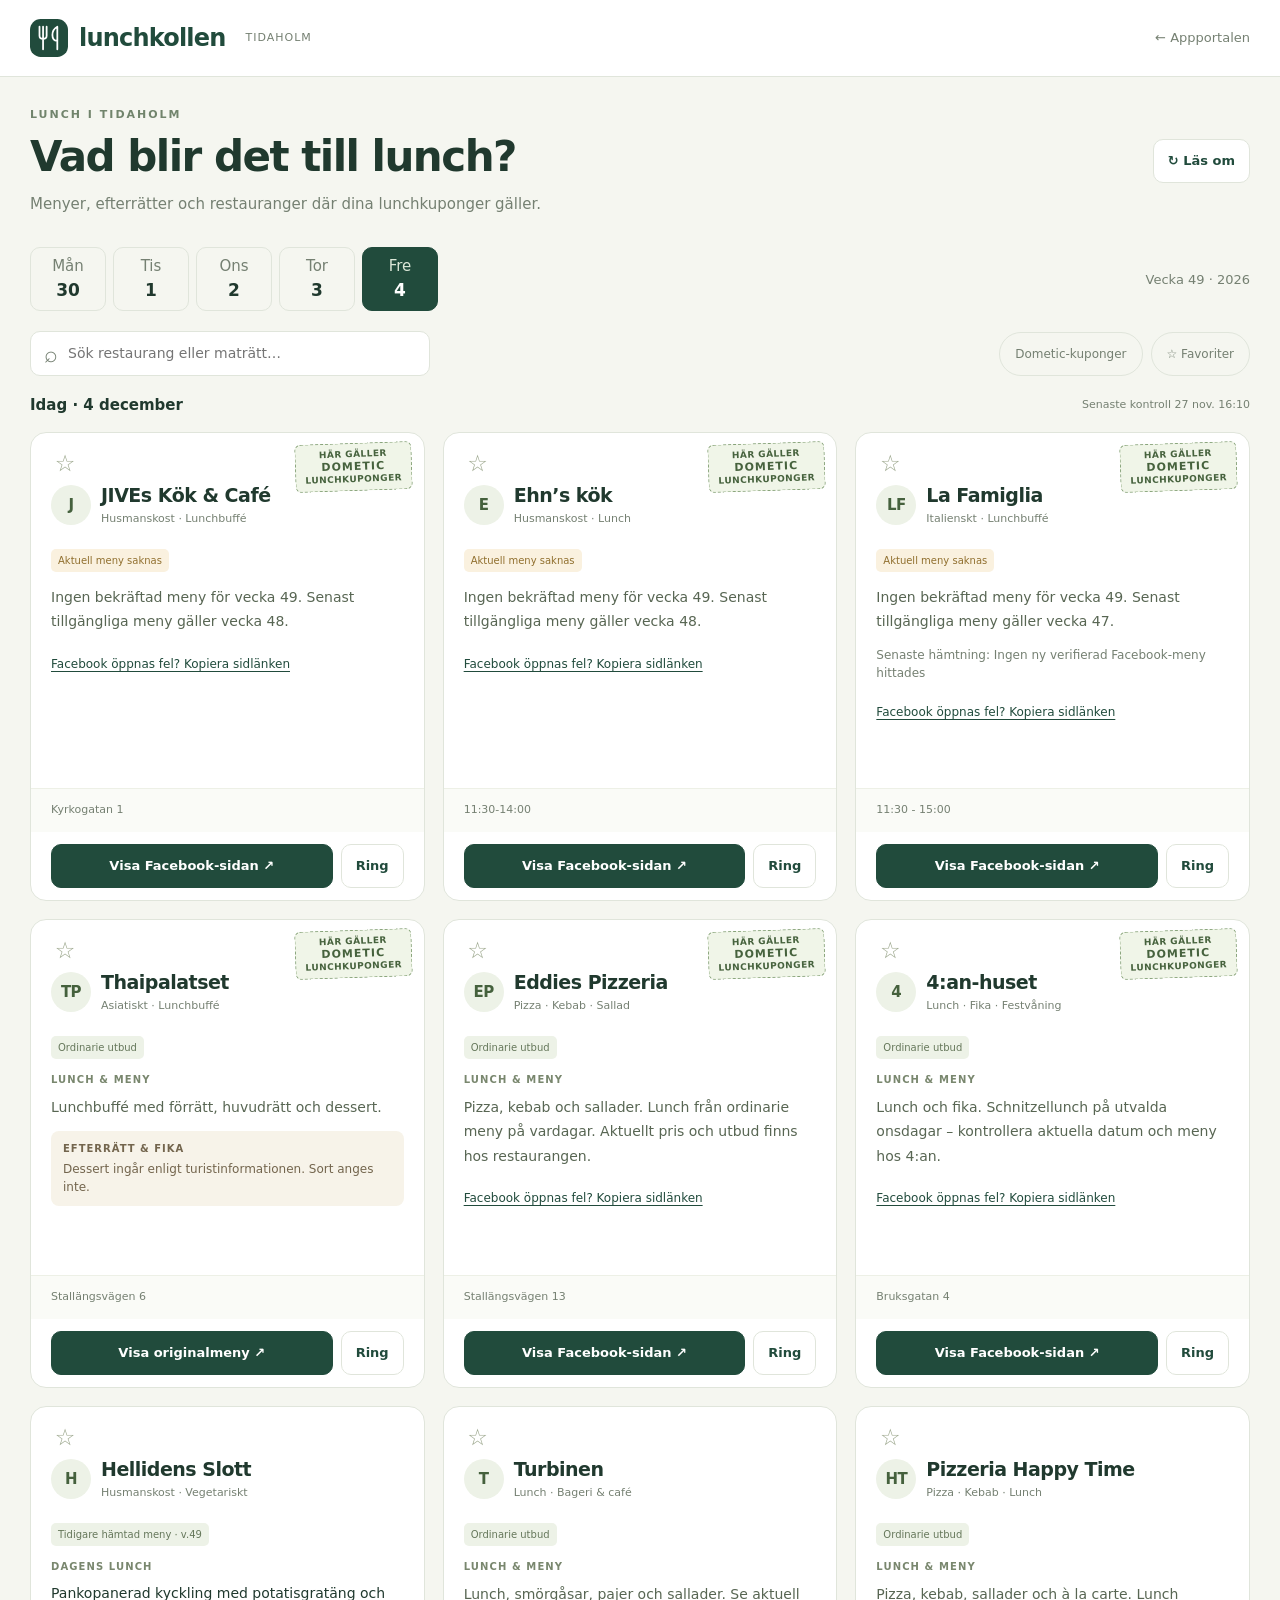
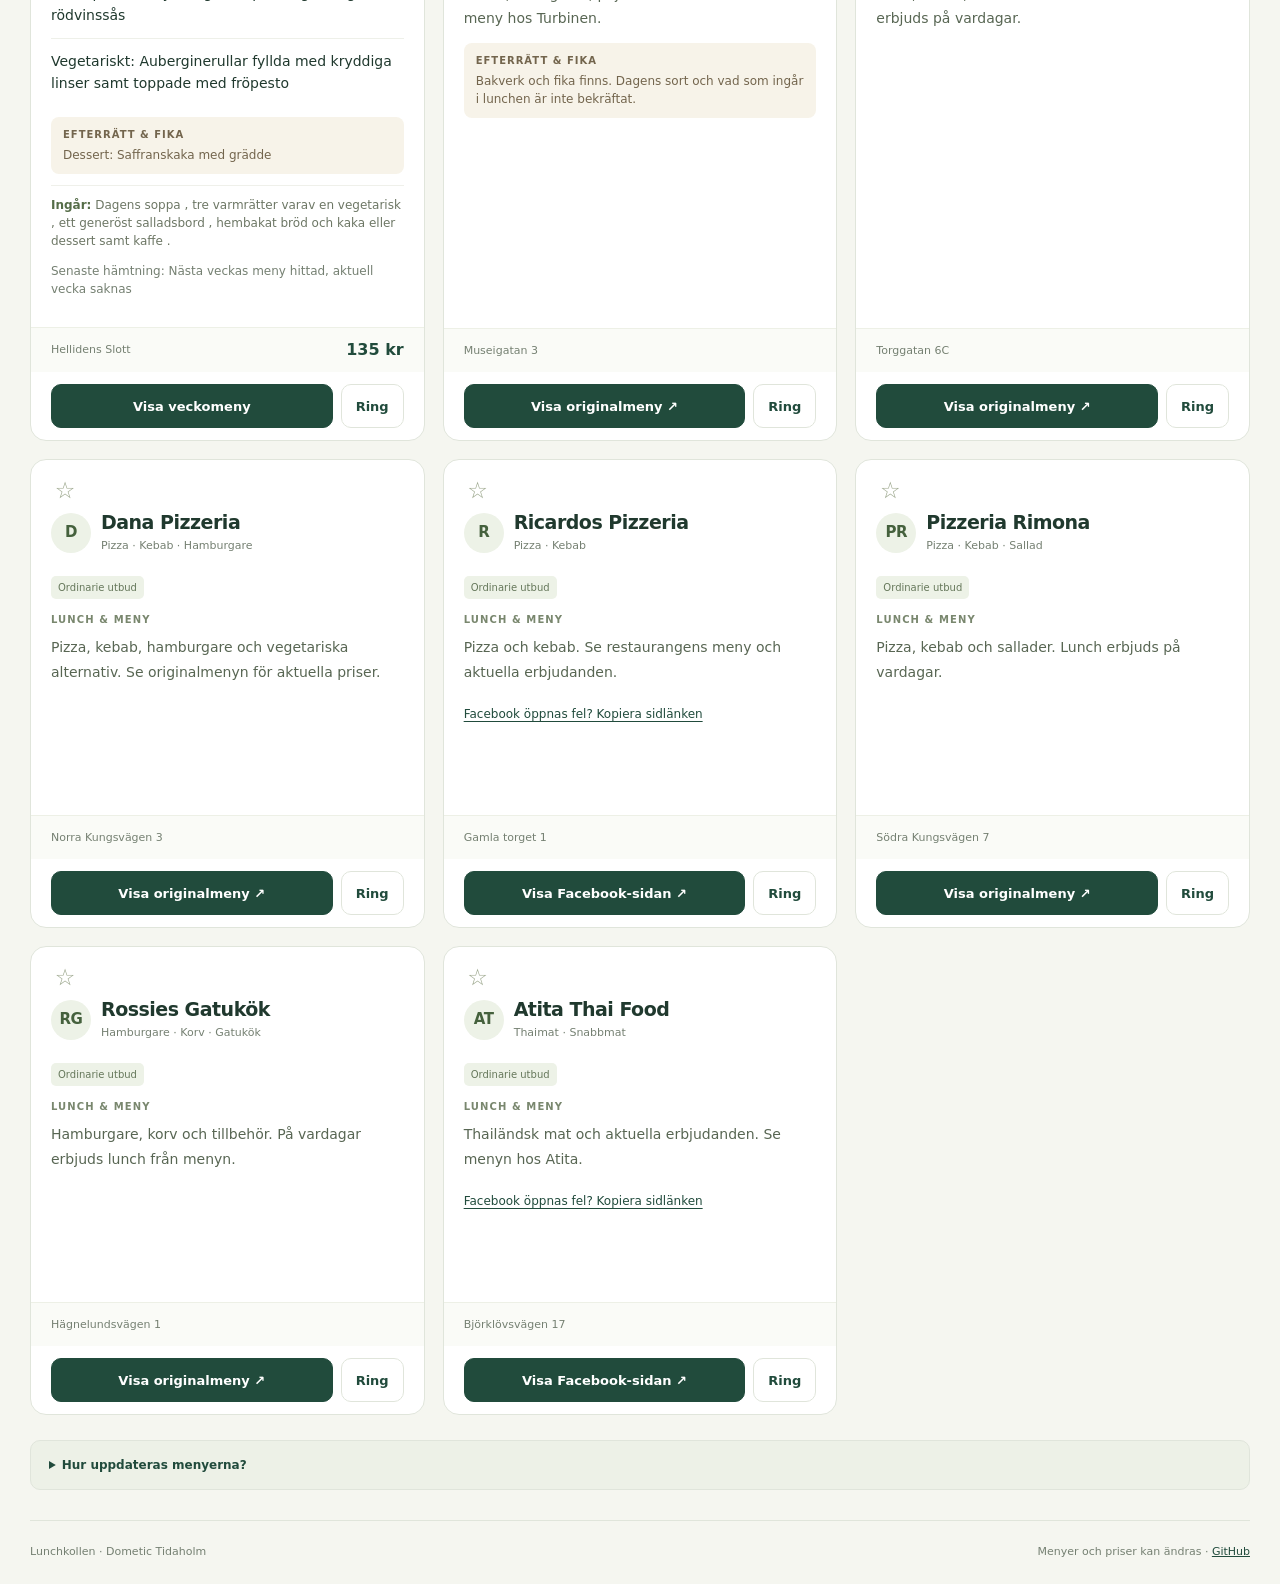
<file: lunchkollen/index.html>
<!doctype html><html lang="sv"><head><meta charset="utf-8"><meta name="viewport" content="width=device-width, initial-scale=1"><meta name="theme-color" content="#214b3c"><meta name="description" content="Dagens lunch i Tidaholm, restauranger med Dometic lunchkuponger och aktuella menyer."><title>Lunchkollen · Tidaholm</title><link rel="icon" href="icon.svg" type="image/svg+xml"><link rel="stylesheet" href="style.css"></head><body>
<header><div class="wrap top"><a class="brand" href="./"><img src="icon.svg" alt="" width="38" height="38">lunchkollen <small>TIDAHOLM</small></a><a class="portal" href="../">← Appportalen</a></div></header>
<main class="wrap"><section class="hero"><div><p class="eyebrow">Lunch i Tidaholm</p><h1>Vad blir det till lunch?</h1><p class="intro">Menyer, efterrätter och restauranger där dina lunchkuponger gäller.</p></div><button class="btn" id="reload">↻ Läs om</button></section>
<div class="daybar"><nav id="days" aria-label="Välj dag"></nav><span id="weeklabel"></span></div><div class="toolbar"><label class="search"><span aria-hidden="true">⌕</span><input id="search" placeholder="Sök restaurang eller maträtt…" aria-label="Sök restaurang eller maträtt"></label><div class="filters"><button class="filter" id="couponFilter" aria-pressed="false">Dometic-kuponger</button><button class="filter" id="favoriteFilter" aria-pressed="false">☆ Favoriter</button></div></div>
<div class="status"><h2 id="heading">Dagens lunch</h2><span id="updated" role="status">Hämtar menyer…</span></div><div class="grid" id="grid" aria-live="polite"><p class="empty">Hämtar restaurangerna…</p></div>
<details class="info"><summary>Hur uppdateras menyerna?</summary><p>En schemalagd hämtning körs i GitHub Actions ungefär varje timme på vardagar under förmiddag och lunch, samt på söndagskvällen. GitHub kan fördröja körningar. Knappen ”Läs om” hämtar den senaste sparade versionen.</p><p>Jives och Hellidens hemsidor läses automatiskt. Facebookinlägg och menybilder hämtas när de är offentligt tillgängliga. Nya Facebookinlägg kan vara svåra att upptäcka och kan behöva en uppdaterad källänk. Då markeras att aktuell meny saknas. Knappen öppnar då restaurangens Facebook-sida (inte förra veckans inlägg). Om Facebook-appen öppnar startsidan kan du kopiera sidlänken och klistra in den i webbläsaren. En gammal vecka visas aldrig som dagens meny.</p><p>Text visas när källan har läsbar text. Menybild visas annars i en förstoringsbar vy. Vi gissar inte maträtter genom osäker bildtolkning.</p><p>Kupongmarkeringarna för de sex första restaurangerna är inlagda enligt Dometics lokala uppgifter. För övriga restauranger är kupongstatus inte angiven. Ordinarie utbud är inte en bekräftelse av dagens öppettider eller lunchpris.</p></details>
<footer><span>Lunchkollen · Dometic Tidaholm</span><span>Menyer och priser kan ändras · <a href="https://github.com/MrMartinPet/Dometic/tree/main/lunchkollen" target="_blank" rel="noopener">GitHub</a></span></footer></main>
<dialog id="dialog"><div class="dialogbar"><h2 id="dialogTitle"></h2><button class="btn" id="close" aria-label="Stäng">✕</button></div><div id="dialogBody"></div></dialog><script src="app.js" defer></script></body></html>
</file>
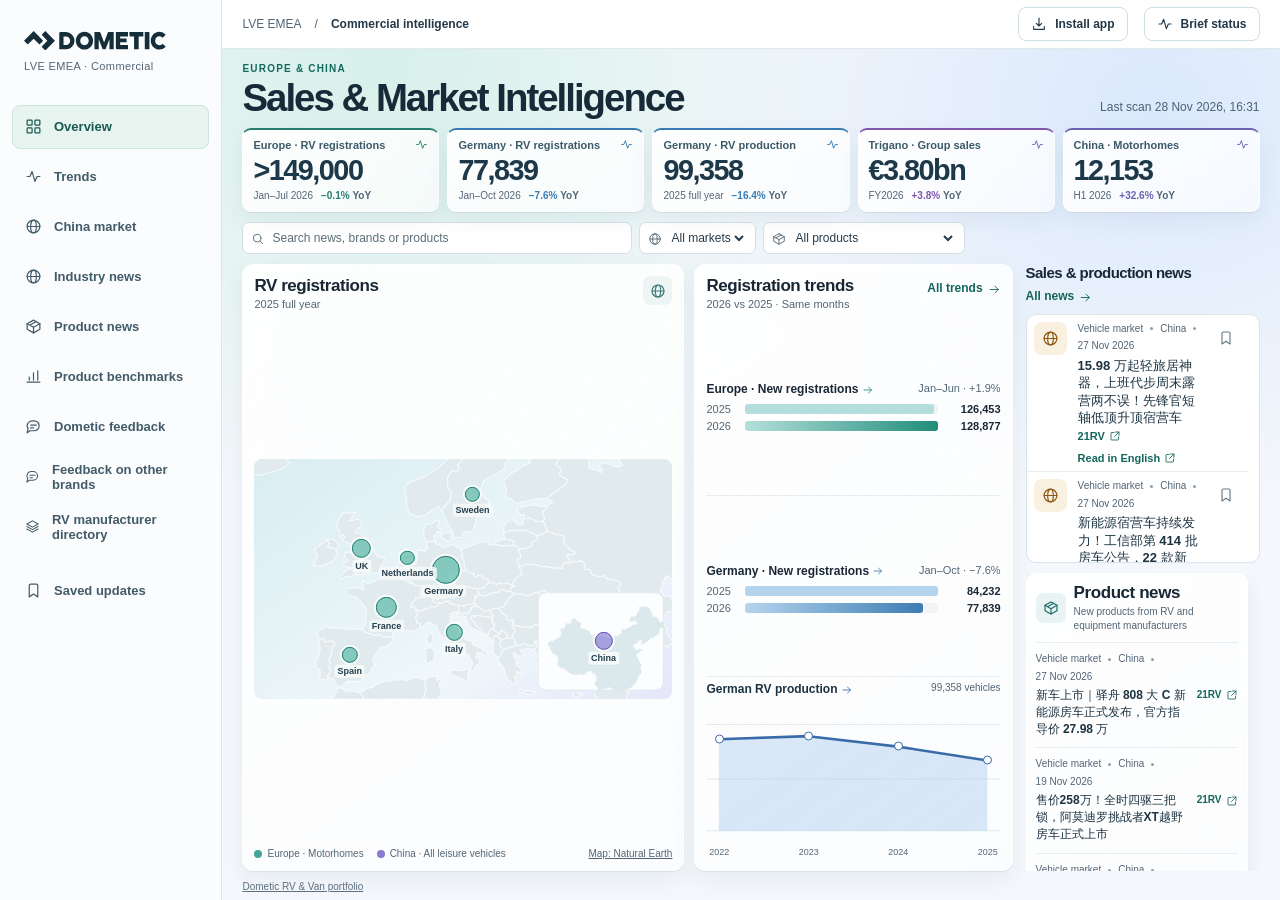
<file: market-intelligence/index.html>
<!doctype html>
<html lang="en">
<head>
  <meta charset="utf-8">
  <meta name="viewport" content="width=device-width, initial-scale=1">
  <meta name="color-scheme" content="light">
  <meta name="theme-color" content="#f4f7f8">
  <title>Dometic | European &amp; China Sales and Market Intelligence Dashboard</title>
  <meta name="description" content="RV and caravan market intelligence for Europe and China.">
  <link rel="manifest" href="./manifest.webmanifest">
  <link rel="icon" href="./app-icon-192.png" type="image/png">
  <link rel="apple-touch-icon" href="./app-icon-192.png">
  <link rel="stylesheet" href="./style.css?v=overview-layout-1">
  <script src="./trend-data.js?v=registration-ytd-1" defer></script>
  <script src="./industry-data.js?v=market-directory-1" defer></script>
  <script src="./app.js?v=overview-layout-1" defer></script>
</head>
<body>
<a href="#main" class="skip">Skip to dashboard</a>
<div class="shell">
  <aside class="sidebar" aria-label="Dashboard navigation">
    <div class="brand"><img src="./dometic-logo.svg" alt="Dometic"><span>LVE EMEA · Commercial</span></div>
    <nav id="side-nav" aria-label="Dashboard sections"></nav>
  </aside>
  <div class="workspace is-overview">
    <header class="topbar">
      <div class="breadcrumbs"><span class="mobile-brand"><img src="./dometic-logo.svg" alt="Dometic"></span><span class="crumb">LVE EMEA</span><span aria-hidden="true">/</span><strong>Commercial intelligence</strong></div>
      <div class="top-actions">
        <button id="install-app" class="secondary" type="button"><span data-icon="install"></span>Install app</button>
        <button id="about" class="secondary" type="button"><span data-icon="activity"></span>Brief status</button>
      </div>
    </header>
    <nav id="mobile-nav" aria-label="Dashboard sections"></nav>
    <main id="main">
      <section class="page-head">
        <div><p class="eyebrow">EUROPE &amp; CHINA</p><h1>Sales &amp; Market Intelligence</h1></div>
        <div id="brief-status" class="brief-status" role="status">Loading latest brief…</div>
      </section>
      <section class="kpis" id="kpis" aria-label="Key market indicators"></section>
      <section class="filters workspace-filters" id="update-filters" aria-label="Filter updates">
        <label class="search"><span data-icon="search"></span><input id="search" type="search" placeholder="Search news, brands or products" aria-label="Search updates"></label>
        <label class="region"><span data-icon="globe"></span><select id="region" aria-label="Filter by market"><option value="">All markets</option></select></label>
        <label class="region family-select"><span data-icon="box"></span><select id="family" aria-label="Filter by product family"><option value="">All products</option></select></label>
        <label id="sentiment-filter" class="region" hidden><span data-icon="message"></span><select id="sentiment" aria-label="Filter by feedback sentiment"><option value="">All feedback</option><option value="Positive">Positive</option><option value="Issue reported">Negative · reported issues</option><option value="Mixed">Mixed</option></select></label>
      </section>
      <section id="market-visuals" class="market-visuals" aria-label="Market overview">
        <section class="overview-panel map-panel" aria-labelledby="map-title">
          <div class="visual-head"><div><h2 id="map-title">RV registrations</h2><p>2025 full year</p></div><span class="visual-icon" data-icon="globe"></span></div>
          <div class="map-stage"><div class="market-map" id="market-map">
            <svg class="map-base" aria-hidden="true" focusable="false" xmlns="http://www.w3.org/2000/svg" width="520" height="298" viewBox="0 0 520 298">
              <desc>Country boundaries from Natural Earth 1:110m, public domain. https://www.naturalearthdata.com/about/terms-of-use/</desc>
              <defs><clipPath id="europe"><rect width="520" height="298" rx="10"/></clipPath></defs>
              <g clip-path="url(#europe)" fill="#e1eaed" stroke="#f8fbfc" stroke-width="1.25" stroke-linejoin="round">
                <path d="M525.1 183.5L521.6 189.1L514.2 190.7L506.6 200.6L513.6 209.6L512.8 216.1L521.2 227.3L521.2 227.3L516.6 231.2L515.3 233.6L511.9 233L506.6 227.2L504.5 226.8L499.7 224.6L497.3 220.7L490.2 218.7L485.6 220.2L484.2 218.4L473.8 213.8L462.6 212.3L456.1 210.7L455.2 211.8L445.4 203.7L436.7 200.1L430.1 194.5L435.6 193L442 185L437.7 181.2L449 177.3L448.8 175.2L441.9 176.8L442.2 172.5L446.1 169.9L453.5 169.2L454.7 166L453 160.7L456.1 155.7L456 152.9L444.8 149.8L440.3 149.9L435.6 145.4L429.7 146.9L420 143.6L420.1 141.7L417.4 137.6L411.3 137.1L410.7 134.1L412.6 132.2L407.7 126.8L399.8 127.7L397.5 127.2L395.5 129.4L392.7 129L392.7 129L390.8 122.9L389 119.7L390.5 118.9L396.6 119.2L399.6 117.1L397.4 114.5L392.2 112.9L392.7 111.1L389.6 109.4L384.8 103.1L386.4 100.6L385.7 96.1L378.2 93.8L374.2 95L373.1 92.6L365.1 90.2L362.6 84.5L361.9 79.9L358.3 77.7L361.5 74.7L359.3 65.8L364.7 60.3L363.6 58.6L363.6 58.6L372.3 53.3L364.2 48.8L364.2 48.8L380.6 36.6L387.7 31.1L390.6 26.2L379.3 19.7L382.4 13.4L375.5 6.3L380.7 -1.8L371.8 -12.7L378.8 -19.9L367.1 -26.3L368.2 -33L374.4 -33.8L387.4 -37.7L387.4 -37.7L395.3 -41L407.9 -35.2L428.8 -33L457.7 -22.2L463.6 -17.6L464.1 -11.3L455.6 -6.2L443.1 -3.7L409 -11L403.4 -9.7L415.8 -2.7L416.3 1.7L416.8 11.4L426.7 14.4L432.6 16.8L433.6 12.2L429 8.1L433.9 4.5L452.4 10.4L458.8 8.1L453.7 1.1L471.5 -8.2L478.6 -7.7L485.7 -4.4L490.2 -10.9L483.8 -16.6L487.5 -22.3L481.9 -28.3L503.3 -25.2L507.7 -19.8L498 -18.7L498 -13.3L504.1 -10.1L515.9 -12.1L517.8 -18.2L533.7 -22.8L560.4 -31L566.2 -30.5L558.7 -24.7L568.2 -23.7L573.6 -27L588 -27.3L599.3 -31.2L608.1 -25.5L616.7 -31.8L608.7 -37.3L612.7 -40.5L635.3 -37.6L645.9 -34.6L673.6 -23.7L678.7 -28.7L671 -33.7L670.7 -35.8L661.5 -36.7L664 -41.2L659.9 -48.7L659.7 -51.7L673.8 -60.4L678.9 -69.1L684.5 -70.9L704.8 -68.4L706.4 -63.1L699.1 -55.4L703.9 -52.3L706.4 -45.6L704.6 -32.5L713.1 -26.7L709.8 -20.3L694.8 -6.8L703.5 -5.3L706.6 -8.8L715 -11.2L717 -16L723.6 -20.5L719.2 -25.9L722.8 -32.2L714.4 -33L712.6 -38.3L718.7 -47.9L708.7 -55.7L722.4 -62.2L720.6 -68.9L724.5 -69.2L728.5 -63.9L725.5 -54.7L733.6 -52.9L730.2 -59.8L743 -63.6L758.8 -64.1L773 -58.6L766.2 -66.6L765.4 -76.7L778.7 -78.7L797.1 -78.2L813.7 -79.5L807.5 -84.5L816.3 -90.8L825.1 -91L840 -95.8L860.2 -97L862.7 -99.7L882.8 -100.5L889.1 -98.4L906.3 -103.5L920.3 -103.3L922.4 -107.4L929.7 -111.5L947.8 -115.4L960.9 -112.3L950.5 -110L967.8 -108.5L969.9 -103.8L976.9 -106.1L999.2 -106L1016.5 -101.3L1022.6 -97.7L1020.7 -92.8L1012.3 -90L992.2 -84.7L986.4 -81.8L995.9 -80.5L1007.2 -78.1L1014.1 -79.9L1018 -73.7L1021.4 -76.2L1033.6 -77.7L1058.1 -76.2L1060 -71.7L1092 -70.3L1092.4 -77.6L1108.7 -75.9L1120.9 -76L1133.2 -70.9L1136.7 -64.8L1132.2 -60.8L1141.8 -53.3L1153.9 -49.4L1161.2 -59.4L1173.5 -55.1L1186.5 -57.7L1201.4 -54.8L1207 -57.4L1219.5 -56.1L1214 -65L1224.1 -69.1L1293.2 -62.9L1299.7 -57.2L1319.7 -49.9L1350.6 -51.7L1365.8 -50.2L1372.2 -46.2L1371.3 -39.2L1380.7 -36.5L1390.9 -38.5L1404.5 -38.7L1418.9 -36.9L1433.4 -37.9L1446.8 -29.4L1456.2 -32.5L1450.1 -38.6L1453.5 -42.8L1477.9 -40.2L1493.8 -40.7L1515.8 -36.2L1526.5 -32L1526.5 6L1526.4 6.1L1516.6 10.3L1506.7 9.6L1513.6 14.7L1518.1 22.5L1521.7 25.1L1522.6 29.1L1520.6 31.6L1506.3 29.5L1485 36.7L1478.2 37.8L1466.4 44.5L1455.3 50.4L1452.5 54.7L1441.6 48.1L1421.7 55.6L1418.2 52.1L1410.8 56.2L1400.6 54.9L1398.1 61.1L1388.9 70.4L1389.2 74.2L1397.9 76.4L1396.9 90.3L1389.8 90.6L1386.5 98.6L1389.7 102.7L1376.3 107.6L1373.7 118.5L1362.3 120.8L1360 130.5L1348.9 139.4L1346.1 132.9L1342.8 118.9L1338.6 97.7L1342.2 84.5L1348.7 78.8L1349.1 74.3L1361 72.2L1374.7 60.1L1387.8 50.3L1401.6 42.7L1407.7 29.2L1398.4 30L1393.8 37.9L1374.4 48.4L1368.2 36.7L1348.4 39.9L1329.3 55.9L1335.6 61.8L1318.5 64.3L1306.7 65.2L1307.2 58.3L1295.3 56.9L1285.9 61.6L1262.5 59.9L1237.3 62.8L1212.5 81.4L1183.2 103.9L1195.3 105.1L1199 111.1L1206.5 113.2L1211.4 108.5L1219.7 109.1L1230.8 119.6L1231.1 127.7L1225.1 137.3L1224.4 148.7L1221 163.9L1209.4 177.8L1206.9 184.4L1196.5 195.5L1186.2 206.5L1181.3 212.1L1171.1 217.8L1166.2 217.9L1161.4 213.2L1151.2 220.2L1150 223.4L1150 223.4L1150 223.4L1150 223.4L1148.9 221.7L1148.9 221.7L1148.8 216.9L1152.8 216.6L1153.9 205.3L1151.8 197.2L1158.4 193.8L1167.7 195.5L1172.8 186.2L1175.5 175.7L1178.4 172.2L1182.5 163.6L1169.8 166.4L1163.2 170.2L1151.6 170.2L1148.5 161.2L1139.4 154.4L1126.1 151.4L1123.2 142L1120.6 136.2L1117.7 132.1L1113 122.4L1106.3 118.9L1094.8 116.1L1084.7 116.3L1075.2 118L1068.9 122.8L1073.1 125.1L1073.1 130.3L1068.9 133.4L1062 143.5L1062.1 147.7L1051.3 153.8L1042.1 150.2L1033 151L1029 147.8L1024.4 146.7L1013.2 153.5L1003.1 155L996.1 157.4L986.4 155.9L979.3 156L974.7 151.1L967.2 146.5L959.5 145.2L949.9 146.5L942.6 148.2L931.8 144.2L930.3 137.1L921.3 134.6L914.4 133.5L905.8 129.5L897.9 139.4L901 145.1L893.5 151.7L882.5 149.3L874.8 149L869.7 144.5L861.7 144.4L855.1 141.4L843.5 145.9L828.9 154.2L820.8 155.8L817.8 156.6L813.7 150.8L803.9 152L800.6 148L795.3 146.1L791.6 140.6L787.4 138.9L776.4 141.3L765.8 135.8L761.8 140.8L744.7 116.6L734.9 109.2L737.7 106.2L718.5 115.2L711.2 115.8L711.8 110.6L702 107.3L694 109.6L691.6 99.7L677.9 97.7L671 101.6L651.9 105.2L648.1 107.5L619.5 110.8L616 114.1L621.5 120.6L614.2 123.1L615.6 125.7L608.3 130.4L620.6 136.9L618.7 141.5L608 141.1L605.8 143.9L596 138.9L583.9 139.1L575.7 143.2L566.7 139.3L549.8 132.7L537.9 132.9L522.1 143.3L521.1 150.3L513.3 144.8L507.1 155.3L509.4 157.2L505 164.4L511.5 170.9L517.1 170.6L522 177L521.2 181.9L525.1 183.5ZM323.4 107.8L309.3 107.9L299.9 106.8L301.6 102.6L312.2 99.5L320.2 101.2L323.6 102.7L322.8 105.3L323.4 107.8ZM405.3 187.6L407.3 185.2L412.7 187.3L415.2 187.6L416.2 189.5L417.3 189.8L417.4 190.6L421.2 192.9L429 192.4L427.5 195.8L419.1 197.4L408.7 202.9L404.4 201L406.1 196.5L397.8 193.7L399.1 191.9L406.4 188.7L405.3 187.6Z"/>
                <path d="M387.4 -37.7L374.4 -33.8L368.2 -33L371.5 -39.7L361.7 -43.5L349.8 -40.2L346 -33.2L338.7 -29L330.5 -31.3L320.5 -30.8L312 -35.9L307.4 -33.4L302.7 -33L301.6 -26.7L287.2 -28.2L285.1 -22.9L277.8 -22.9L272.7 -16.1L265.1 -5.6L253.2 7.9L256 11.1L253.3 14.9L245.7 14.8L240.8 23.7L241.2 36.4L246.1 41.2L243.6 52.5L237.2 59L233.9 64.5L228.7 58.7L213.6 69.7L203.4 71.9L192.8 67.1L190.1 56.8L187.7 34.8L194.7 28.6L214.9 20.6L230 10.8L244 -2.6L262.4 -21L275.2 -28.2L296.3 -40.2L313 -44.3L325.6 -43.8L337.3 -51.7L351.2 -51.3L365 -53.2L388.9 -46.2L379 -43.7L387.4 -37.7Z"/>
                <path d="M196.8 154.2L200.4 156.7L211.5 158.5L207.6 165L206.6 171.8L204.5 173.5L201 172.6L201.3 175L195.7 180.4L195.6 184.7L199.2 183.2L201.9 187.4L201.5 190.1L203.8 193.7L201.1 196.6L203.1 204L207.3 205.2L206.4 209.3L199.4 214.7L184.4 212.1L173.2 215.2L172.3 221L163.5 222.2L154.9 217.9L152.1 220L138 215.6L135 211.9L138.9 206.2L140.4 187.2L132.5 177.1L126.8 172.3L115.1 168.6L114.4 161.7L124.3 159.6L137.1 162L134.7 151.2L141.9 155.3L159.7 147.9L162 140.1L168.7 138.1L169.8 141.5L173.4 141.6L176.9 145.5L182.3 150L186.2 149.2L192.9 153.6L194.6 154.4L196.8 154.2ZM216.4 219.5L221.3 215.9L222.6 224L220.1 231.4L216.6 229.5L214.9 223.1L216.4 219.5Z"/>
                <path d="M222 337.2L218.8 320L214.1 316.2L214 313.9L207.7 308.2L207.1 301L211.8 295.6L213.6 287.8L212.4 278.7L213.9 273.8L222.3 269.9L227.6 271.1L227.4 275.9L233.9 272.4L234.4 274.2L230.6 278.9L230.5 283.3L233.2 285.7L232.2 293.9L227.1 298.7L228.6 303.9L232.6 304.1L234.5 308.6L237.4 310.1L237 317.5L233.2 320.2L230.9 323.3L225.6 327L226.4 330.9L225.8 334.9L222 337.2Z"/>
                <path d="M83.1 365L83.2 363.1L83.2 362.5L83.1 351.2L95.5 344.1L103.1 342.7L109.4 340.1L112.3 335.3L121.3 331.5L121.6 324.5L126 323.6L129.5 320.1L139.5 318.5L140.9 314.8L138.9 312.7L136.2 302.7L135.8 296.9L132.9 290.7L140.3 285.5L148.5 283.9L153.4 279.9L160.7 277L173.7 275.3L186.3 274.5L190.2 276L197.4 272.2L205.6 272.1L208.7 274.3L213.9 273.8L212.4 278.7L213.6 287.8L211.8 295.6L207.1 301L207.7 308.2L214 313.9L214.1 316.2L218.8 320L222 337.2L224.5 345.6L224.9 350L223.6 357.8L224.1 362.2L223.2 367.4L223.8 373.4L220.8 377.4L225.3 384.4L225.6 388.5L228.3 393.8L231.9 392L237.9 396.5L241.3 402.4L215.1 420.6L192.9 439.4L182.1 443.7L173.7 444.6L173.6 438.5L170 437L165.3 434.2L163.4 429.8L137.6 408.9L111.8 388.1L83.1 365Z"/>
                <path d="M422.8 314.2L422.6 314.2L423.6 312.7L423.5 308.8L425.4 303.6L429.6 300L428.3 296.2L424.9 295.7L424.2 288.4L426 284.5L428.1 282.4L430.1 280.3L430.6 275L433.1 276.9L441.5 274.2L445.6 276L451.8 276L460.7 272.4L464.8 272.5L473.5 271.1L469.6 277L465.4 279.4L466.1 286.3L463.2 297.9L446.3 307.8L431.3 318L422.8 314.2Z"/>
                <path d="M233.9 64.5L237.2 59L243.6 52.5L246.1 41.2L241.2 36.4L240.8 23.7L245.7 14.8L253.3 14.9L256 11.1L253.2 7.9L265.1 -5.6L272.7 -16.1L277.8 -22.9L285.1 -22.9L287.2 -28.2L301.6 -26.7L302.7 -33L307.4 -33.4L317.6 -28.7L329.6 -22.2L329.8 -7.5L332.4 -3.8L319.2 -1.1L311.8 5.6L313 11.5L300.8 19.1L286 27.3L280.5 40.8L285.9 47.5L293.2 52.8L286.2 63.6L278.2 65.8L275.3 81.9L271 90.8L261.7 89.9L257.4 97.5L248.5 97.9L246.1 88.9L239.7 78L233.9 64.5Z"/>
                <path d="M365.1 90.2L373.1 92.6L374.2 95L378.2 93.8L385.7 96.1L386.4 100.6L384.8 103.1L389.6 109.4L392.7 111.1L392.2 112.9L397.4 114.5L399.6 117.1L396.6 119.2L390.5 118.9L389 119.7L390.8 122.9L392.7 129L392.7 129L386.1 129.6L383.7 131.7L383.2 136.5L380.2 135.6L373.3 136L371.3 133.8L368.4 135.5L365.5 134.1L359.5 133.9L351 131.6L343.3 130.9L337.3 131.1L333.1 133.7L329.5 134L329.3 129.8L327 125.3L331.6 123.4L331.6 119.6L329.5 116L329.2 111.7L336.5 111.8L344.9 108.2L346.6 102.8L352.9 99.8L352.2 95.5L356.8 93.9L365.1 90.2Z"/>
                <path d="M392.7 129L395.5 129.4L397.5 127.2L399.8 127.7L407.7 126.8L412.6 132.2L410.7 134.1L411.3 137.1L417.4 137.6L420.1 141.7L420 143.6L429.7 146.9L435.6 145.4L440.3 149.9L444.8 149.8L456 152.9L456.1 155.7L453 160.7L454.7 166L453.5 169.2L446.1 169.9L442.2 172.5L441.9 176.8L435.8 177.5L430.7 180.6L423.6 181.1L417 184.7L417.3 189.8L416.2 189.5L415.2 187.6L412.7 187.3L407.3 185.2L405.3 187.6L404.2 186.5L392.3 184.1L391.8 180.6L384.7 181.7L381.9 187L376 194L372.5 192.4L368.9 193.9L365.5 192.2L367.4 191.1L368.7 187.9L370.8 184.8L370.3 183.1L371.9 182.4L372.7 183.7L377.2 184L379.2 183.3L377.8 182.3L378.3 180.9L375.6 178.4L374.5 174.4L371.7 172.9L372.3 169.6L368.8 167.1L365.7 166.7L360 163.7L355 164.7L353.1 166.1L349.9 166.1L348 168.3L342.3 169.2L339.7 170.7L336.2 168.4L331.3 168.3L326.5 167.3L323.2 169.3L322.7 166.8L318.5 164.2L319.9 160.3L322.1 157.8L323.7 158.4L321.8 154.1L328.7 146.2L332.5 145L333.3 142.4L329.5 134L333.1 133.7L337.3 131.1L343.3 130.9L351 131.6L359.5 133.9L365.5 134.1L368.4 135.5L371.3 133.8L373.3 136L380.2 135.6L383.2 136.5L383.7 131.7L386.1 129.6L392.7 129Z"/>
                <path d="M329.2 111.7L329.5 116L331.6 119.6L331.6 123.4L327 125.3L329.3 129.8L329.5 134L333.3 142.4L332.5 145L328.7 146.2L321.8 154.1L323.7 158.4L322.1 157.8L314.8 154.2L309.3 155.5L305.7 154.5L301.2 156.6L297.3 153.2L294.2 154.5L293.7 153.9L290.2 149.2L284.5 148.6L283.8 145.6L278.5 144.6L277.4 147L273.2 145.1L273.7 142.4L268 141.6L264.4 138.5L261.2 132.4L261.8 129.1L259.9 124L257.2 120.6L259.3 118.1L257.5 113.2L262.7 110.4L274.7 106L284.3 102.8L291.9 104.4L292.5 106.7L299.9 106.8L309.3 107.9L323.4 107.8L327.3 108.8L329.2 111.7Z"/>
                <path d="M279.4 167L278.8 170.9L274.5 170.9L276 173L273.4 179.2L272 180.8L265.3 181L261.4 183.2L255.1 182.4L244.2 180L242.5 176.6L234.9 178.3L234 180.1L229.4 178.8L225.5 178.5L222 176.8L223.2 174.4L222.9 172.7L225.2 172.2L229.1 174.9L230.2 172.3L236.9 172.7L242.4 171L246 171.3L248.4 173.3L249.1 171.7L248.1 165.4L250.8 164.2L253.5 159.8L259.2 162.9L263.5 159L266.2 158.3L272.1 161.2L275.7 160.7L279.2 162.5L278.6 163.7L279.4 167Z"/>
                <path d="M318.5 164.2L322.7 166.8L323.2 169.3L318.6 171.3L314.9 177.8L310.3 184.3L304.2 186.1L299.4 185.7L293.5 188.2L293.5 188.2L290.7 189.6L284.4 187.8L278.7 183.7L276.2 182.5L274.7 179.3L273.4 179.2L276 173L274.5 170.9L278.8 170.9L279.4 167L283.3 169.5L286.1 170.5L292.5 169.3L293.1 167.4L296.2 167.1L299.9 165.7L300.7 166.3L304.3 165.1L306.1 162.8L308.6 162.2L316.8 165.1L318.5 164.2Z"/>
                <path d="M353.1 166.1L355 164.7L360 163.7L365.7 166.7L368.8 167.1L372.3 169.6L371.7 172.9L374.5 174.4L375.6 178.4L378.3 180.9L377.8 182.3L379.2 183.3L377.2 184L372.7 183.7L371.9 182.4L370.3 183.1L370.8 184.8L368.7 187.9L367.4 191.1L365.5 192.2L364.1 187.8L364.9 183.8L364.7 179.6L360.3 173.9L357.8 169.9L355.5 167L353.1 166.1Z"/>
                <path d="M365.5 192.2L368.9 193.9L372.5 192.4L376 194L376.1 196.5L372.4 198.6L370.1 197.7L368 209.2L363.5 208.2L357.9 204.7L348.9 206.9L345.1 209.4L333.9 208.9L328 207.4L325 208.1L322.8 204.2L321.4 202.5L323.2 200.9L321.3 199.7L318.9 201.8L314.4 199.1L313.8 195.1L309.2 192.9L308.3 189.8L304.2 186.1L310.3 184.3L314.9 177.8L318.6 171.3L323.2 169.3L326.5 167.3L331.3 168.3L336.2 168.4L339.7 170.7L342.3 169.2L348 168.3L349.9 166.1L353.1 166.1L355.5 167L357.8 169.9L360.3 173.9L364.7 179.6L364.9 183.8L364.1 187.8L365.5 192.2Z"/>
                <path d="M352.2 95.5L352.9 99.8L346.6 102.8L344.9 108.2L336.5 111.8L329.2 111.7L327.3 108.8L323.4 107.8L322.8 105.3L323.6 102.7L320.2 101.2L312.2 99.5L310.6 91.5L319.3 88.6L332.2 89.2L339.7 88.2L340.8 90.2L344.8 90.8L352.2 95.5Z"/>
                <path d="M358.3 77.7L361.9 79.9L362.6 84.5L365.1 90.2L356.8 93.9L352.2 95.5L344.8 90.8L340.8 90.2L339.7 88.2L332.2 89.2L319.3 88.6L310.6 91.5L310.8 84.3L314.6 78.3L321.8 75.1L327.9 82.2L334 82L335.5 74.7L342 73L345.4 74.2L351.9 77.7L358.3 77.7Z"/>
                <path d="M363.6 58.6L363.6 58.6L364.7 60.3L359.3 65.8L361.5 74.7L358.3 77.7L351.9 77.7L345.4 74.2L342 73L335.5 74.7L336.4 69L333.6 70.2L328.7 66.8L328 61.4L337.7 58.7L347.4 57.3L355.7 58.9L363.6 58.6L363.6 58.6Z"/>
                <path d="M257.5 113.2L259.3 118.1L257.2 120.6L259.9 124L261.8 129.1L261.2 132.4L264.4 138.5L261 139.5L258.9 138.4L257 140.2L251.5 142.1L248.7 144.5L243.1 146.6L244.5 149.4L245.3 153.4L249.2 155.7L253.5 159.8L250.8 164.2L248.1 165.4L249.1 171.7L248.4 173.3L246 171.3L242.4 171L236.9 172.7L230.2 172.3L229.1 174.9L225.2 172.2L222.9 172.7L214.7 169.8L213.1 171.9L206.6 171.8L207.6 165L211.5 158.5L200.4 156.7L196.8 154.2L197.3 150L195.7 147.9L196.6 141.4L195.3 131.4L199.9 131.4L201.8 127.8L203.8 119.1L202.3 115.8L203.8 113.8L210.2 113.3L211.6 115.4L216.8 110.7L215.1 107.1L214.7 101.7L220.5 103L225.4 101.5L225.5 105.2L233.3 107.4L233.2 110.8L241 109L245.3 106.4L253.9 110.2L257.5 113.2Z"/>
                <path d="M322.8 204.2L325 208.1L328 207.4L333.9 208.9L345.1 209.4L348.9 206.9L357.9 204.7L363.5 208.2L368 209.2L364 213.2L361.2 220L363.7 225.4L357.1 224.1L349.3 227.2L349.2 231.9L342.3 232.8L336.9 229.5L330.7 232.1L325.1 231.8L324.5 225.5L320.7 222.4L322 221.1L321.1 220L322.4 216.9L325.3 213.9L321.6 209.8L320.9 206.3L322.8 204.2Z"/>
                <path d="M350.6 289.5L349.7 292.3L338.6 293.1L338.7 291.5L329.4 289.7L330.8 285.6L335 288.8L340.9 288.3L346.6 289L346.4 290.6L350.6 289.5ZM325.1 231.8L330.7 232.1L336.9 229.5L342.3 232.8L349.2 231.9L349.3 227.2L353 229.7L350.7 235.7L348.8 236.7L344.2 236.5L340.2 235.6L330.9 238L336.2 243.4L332.3 245L328.1 245L324 240.1L322.6 242.1L324.3 247.9L328.1 252.3L325.2 254.4L329.5 258.8L333.3 261.6L333.4 267L326.3 264.5L328.6 269.3L323.7 270.3L326.6 278.8L321.5 278.9L315.3 274.7L312.4 267.1L311.1 260.7L308.1 256.3L304.2 250.9L303.6 248.2L307.2 243.5L307.7 240.4L310.1 239.1L310.3 236.6L315.3 235.7L318.2 233.6L322.4 233.8L323.6 232.1L325.1 231.8Z"/>
                <path d="M492 271.6L488.3 273.2L485.7 270.8L476.8 269.6L473.5 271.1L464.8 272.5L460.7 272.4L451.8 276L445.6 276L441.5 274.2L433.1 276.9L430.6 275L430.1 280.3L428.1 282.4L426 284.5L423.2 280.2L426.1 276.6L421.5 277.4L415.1 275.2L409.8 280.7L398.2 281.8L392 276.6L383.8 276.3L382 280.3L376.7 281.4L369.3 276.3L361 276.5L356.4 267L350.8 261.7L354.6 254.3L349.7 249.7L358.2 240.6L370 240.2L373.2 232.9L387.8 234.2L397 228L405.9 225.3L418.5 225.1L431.9 231.8L442.9 235.5L451.8 234.1L458.4 234.9L467.4 229.9L475.5 229.5L482.9 234.2L484.2 237.5L483.5 242.2L489.2 244.6L492.2 247.3L486.9 250.1L489.3 261L487.8 264L492 271.6L492 271.6ZM349.3 227.2L357.1 224.1L363.7 225.4L364.6 229.1L371.3 232.2L369.9 234.5L360.8 235.1L357.5 238L351.1 243.1L348.7 238.7L348.8 236.7L350.7 235.7L353 229.7L349.3 227.2Z"/>
                <path d="M310.3 236.6L310.1 239.1L307.7 240.4L307.2 243.5L303.6 248.2L302.3 247.5L302.2 245.4L298 242.2L297.3 237.7L297.9 231.1L299 228.2L297.7 226.7L297.7 226.7L297.2 223.6L300.5 218.9L301 220.7L303 219.9L304.7 222.4L306.5 223.4L307 226.9L307 226.9L306 230.1L307.1 234.2L310.3 236.6Z"/>
                <path d="M276.2 182.5L278.7 183.7L284.4 187.8L290.7 189.6L293.5 188.2L295.4 191.9L297.8 194.6L294.9 198.2L291.4 196.1L286.1 196.2L279.6 194.6L276 194.8L274.3 196.8L271.6 194.6L270 198.6L273.7 203L275.4 206L278.9 209.6L281.8 211.7L284.7 215.7L291.5 219.3L290.6 220.9L290.6 220.9L283.5 217.4L279 213.9L272 211.1L265.6 204.1L267.1 203.4L263.6 199.3L263.5 196.1L258.6 194.6L256.2 198.7L254 195.5L254.1 192.2L254.4 192.1L259.8 192.4L261.2 190.8L263.8 192.3L266.8 192.5L266.7 189.9L269.4 188.9L270.1 185L276.2 182.5Z"/>
                <path d="M222.9 172.7L223.2 174.4L222 176.8L225.5 178.5L229.4 178.8L228.8 182.7L225.4 184.3L219.7 183.1L218.1 186.9L214.4 187.3L213.1 185.7L208.8 189L205.1 189.4L201.9 187.4L199.2 183.2L195.6 184.7L195.7 180.4L201.3 175L201 172.6L204.5 173.5L206.6 171.8L213.1 171.9L214.7 169.8L222.9 172.7Z"/>
                <path d="M195.7 147.9L197.3 150L196.8 154.2L194.6 154.4L192.9 153.6L193.7 148.2L195.7 147.9Z"/>
                <path d="M196.6 141.4L195.7 147.9L193.7 148.2L192.9 153.6L186.2 149.2L182.3 150L176.9 145.5L173.4 141.6L169.8 141.5L168.7 138.1L174.9 136.2L174.9 136.2L174.9 136.2L180.5 137L187.6 135L192.4 139.2L196.6 141.4Z"/>
                <path d="M202.3 115.8L203.8 119.1L201.8 127.8L199.9 131.4L195.3 131.4L196.6 141.4L192.4 139.2L187.6 135L180.5 137L174.9 136.2L174.9 136.2L178.8 133.6L185.5 119.6L196 115.6L202.3 115.8Z"/>
                <path d="M80.4 226.6L83.2 224.2L86.3 222.8L88.2 227.5L92.7 227.5L94 226.3L98.5 226.6L100.6 231.4L97.1 234L97 241.4L95.7 242.8L95.4 247.4L92.1 248.1L95.2 253.9L93.1 260.1L95.7 263L94.7 265.6L91.8 269.2L92.5 272.3L89.4 274.8L85.4 273.5L81.4 274.5L82.6 267L81.9 261.2L78.5 260.3L76.6 256.7L77.2 250.4L80.3 246.9L80.8 243.1L82.4 237.3L82.2 233.3L80.7 229.9L80.4 226.6Z"/>
                <path d="M92.5 272.3L91.8 269.2L94.7 265.6L95.7 263L93.1 260.1L95.2 253.9L92.1 248.1L95.4 247.4L95.7 242.8L97 241.4L97.1 234L100.6 231.4L98.5 226.6L94 226.3L92.7 227.5L88.2 227.5L86.3 222.8L83.2 224.2L80.4 226.6L80.8 219.8L77.6 215.7L88.5 208.8L97.8 210.5L108.1 210.5L116.2 212.1L122.6 211.6L135 211.9L138 215.6L152.1 220L154.9 217.9L163.5 222.2L172.3 221L172.8 226.5L165.5 232.9L155.7 234.9L155 238.1L150.3 243.4L147.4 251.2L150.4 256.6L145.9 260.9L144.3 267.1L138.5 269L133.1 276.4L123.4 276.5L116.1 276.3L111.3 279.7L108.4 283.3L104.6 282.5L101.8 279.3L99.6 273.8L92.5 272.3Z"/>
                <path d="M102.1 112.2L103.3 119L97.6 127.5L84 133.2L73.2 131.7L79.4 121.7L75.4 112L85.8 104.6L91.6 100.1L93.1 105.2L91.6 110.3L96.3 110.2L102.1 112.2Z"/>
                <path d="M229.4 178.8L234 180.1L234.9 178.3L242.5 176.6L244.2 180L255.1 182.4L254.3 187.1L256.1 191.2L250 189.8L243.8 193.2L244.2 197.9L243.3 200.7L245.8 205.5L253 210.3L256.8 218.2L265.3 225.9L271.3 225.9L273.2 228L271.1 229.9L277.9 233.3L283.5 236.2L290.1 241.2L290.9 243L289.4 246.4L285.2 241.9L278.6 240.4L275.3 246.6L280.9 250.1L280 255.1L276.8 255.6L272.7 263.8L269.5 264.6L269.5 261.7L271.1 256.5L272.7 254.5L269.7 249L267.4 244.1L264.2 242.9L262 238.8L257.1 237.1L253.8 233.3L248.1 232.6L242.1 228.3L235.1 222.1L229.9 216.6L227.5 207.2L223.7 206.1L217.5 202.9L214 204.2L209.6 208.6L206.4 209.3L207.3 205.2L203.1 204L201.1 196.6L203.8 193.7L201.5 190.1L201.9 187.4L205.1 189.4L208.8 189L213.1 185.7L214.4 187.3L218.1 186.9L219.7 183.1L225.4 184.3L228.8 182.7L229.4 178.8ZM262.4 262.3L268.2 261.5L265.5 269L266.6 272L265 276.9L259.2 273.3L255.3 272.3L244.6 267.4L245.7 262.5L254.6 263.4L262.4 262.3ZM216.1 236L220 233L224.5 239.8L223.5 252.5L220 251.9L216.9 255L214 252.5L213.7 241L211.9 235.5L216.1 236Z"/>
                <path d="M225.4 101.5L220.5 103L214.7 101.7L211.6 96.4L211.4 86.6L212.7 84.1L214.9 81.2L221.6 80.6L224.3 78L230.4 75.3L230.2 80.2L227.9 83.3L228.8 86L233 87.4L231.1 91L228.8 90L223.3 96.9L225.4 101.5ZM244.1 90.7L246.6 95.5L242 103.3L234 97.9L232.9 93.9L244.1 90.7Z"/>
                <path d="M102.1 112.2L96.3 110.2L91.6 110.3L93.1 105.2L91.6 100.1L98 99.7L106.2 105.6L102.1 112.2ZM125.8 116.6L125.8 116.6L127 111L121.8 105.2L121.7 105L112.4 103.3L110.6 100.8L113.4 96.5L110.9 93.9L106.8 98.4L106.3 89.2L102.5 84.3L105.2 74.4L111.2 66.7L117.3 67.4L126.5 66.6L118.3 77L126.1 75.7L134.5 75.7L132.5 83.5L125.6 92.1L133.5 92.7L134.2 93.7L141 104.9L146.2 106.5L150.9 117.3L153.1 121.1L162.4 122.9L161.4 129L157.5 131.8L160.6 136.8L153.7 141.8L143.5 141.7L130.5 144.3L126.9 142.4L121.8 146.9L114.7 145.8L109.4 149.5L105.3 147.6L116.5 137.5L123.4 135.5L123.3 135.5L111.4 133.9L109.2 130.1L117.2 127.1L113 122L114.5 115.7L125.8 116.6Z"/>
                <path d="M38.5 -8.1L36.7 -1.9L45.4 4.6L35.4 11.9L13.4 18.5L6.8 20.2L-3.3 18.8L-24.6 15.8L-17.1 11.6L-33.8 6.9L-20.2 5L-20.5 2.2L-36.6 0L-31.4 -6.2L-19.8 -7.6L-7.9 -1.1L3.7 -6.3L13.3 -3.6L25.8 -8.7L38.5 -8.1Z"/>
                <path d="M455.2 211.8L456.1 210.7L462.6 212.3L473.8 213.8L484.2 218.4L485.6 220.2L490.2 218.7L497.3 220.7L499.7 224.6L504.5 226.8L502.5 228.1L506.3 233.3L505.2 234.4L501.1 233.9L495.4 231.1L493.5 232.7L482.9 234.2L475.5 229.5L467.4 229.9L468.5 225.9L466.6 219.3L462.2 215.8L458 214.7L455.2 211.8Z"/>
                <path d="M255.1 182.4L261.4 183.2L265.3 181L272 180.8L273.4 179.2L274.7 179.3L276.2 182.5L270.1 185L269.4 188.9L266.7 189.9L266.8 192.5L263.8 192.3L261.2 190.8L259.8 192.4L254.4 192.1L256.1 191.2L254.3 187.1L255.1 182.4Z"/>
                <path d="M368.2 -33L367.1 -26.3L378.8 -19.9L371.8 -12.7L380.7 -1.8L375.5 6.3L382.4 13.4L379.3 19.7L390.6 26.2L387.7 31.1L380.6 36.6L364.2 48.8L364.2 48.8L364.2 48.8L350.4 49.6L336.9 53.1L324.5 55.1L320 49.9L312.6 46.7L314.3 37.3L310.6 28.7L314.3 23.1L321.2 17.1L338.7 6.8L343.8 4.8L343 0.7L332.4 -3.8L329.8 -7.5L329.6 -22.2L317.6 -28.7L307.4 -33.4L312 -35.9L320.5 -30.8L330.5 -31.3L338.7 -29L346 -33.2L349.8 -40.2L361.7 -43.5L371.5 -39.7L368.2 -33Z"/>
                <path d="M322.1 157.8L319.9 160.3L318.5 164.2L316.8 165.1L308.6 162.2L306.1 162.8L304.3 165.1L300.7 166.3L299.9 165.7L296.2 167.1L293.1 167.4L292.5 169.3L286.1 170.5L283.3 169.5L279.4 167L278.6 163.7L279.2 162.5L280.3 160.4L283.7 160.6L286.3 159.6L286.5 158.7L288 158.2L288.5 156.1L290.3 155.6L291.4 153.9L293.7 153.9L294.2 154.5L297.3 153.2L301.2 156.6L305.7 154.5L309.3 155.5L314.8 154.2L322.1 157.8Z"/>
                <path d="M264.4 138.5L268 141.6L273.7 142.4L273.2 145.1L277.4 147L278.5 144.6L283.8 145.6L284.5 148.6L290.2 149.2L293.7 153.9L291.4 153.9L290.3 155.6L288.5 156.1L288 158.2L286.5 158.7L286.3 159.6L283.7 160.6L280.3 160.4L279.2 162.5L275.7 160.7L272.1 161.2L266.2 158.3L263.5 159L259.2 162.9L253.5 159.8L249.2 155.7L245.3 153.4L244.5 149.4L243.1 146.6L248.7 144.5L251.5 142.1L257 140.2L258.9 138.4L261 139.5L264.4 138.5Z"/>
                <path d="M399.9 291L401.3 291.5L403.4 290.7L404.9 290.8L405.4 291.4L405.6 292.3L406 292L407.1 292.2L408.6 291.5L409.4 291.8L409.6 292.6L401.8 296.4L398.1 295.2L396.3 291.4L399.9 291Z"/>
                <path d="M132.9 290.7L135.8 296.9L136.2 302.7L138.9 312.7L140.9 314.8L139.5 318.5L129.5 320.1L126 323.6L121.6 324.5L121.3 331.5L112.3 335.3L109.4 340.1L103.1 342.7L95.5 344.1L83.1 351.2L83.2 362.5L82 362.5L82.2 367.6L77.5 367.9L75 370.1L71.6 370.1L68.8 368.8L62.3 369.9L59.9 377.3L57.5 378L53.9 390L43.2 400.4L40.7 413.5L37.6 417.8L36.7 421.3L19.4 422L19.3 422L19.7 417.6L22.6 415L25.1 410L24.6 406.8L27.2 400L31.5 394L34.1 392.4L36.1 386.9L36.3 381.8L39 375.9L44.1 372.4L49 362.6L49.1 362.5L53 358.8L60.1 357.8L66.1 351.3L69.9 348.7L76.3 340.7L74.4 328.9L77.3 320.6L78.3 315.6L83.3 309.2L90.9 304.8L96.6 300.8L101.7 291L104.1 285.1L109.8 285.1L114.4 289.2L121.7 288.5L129.6 290.6L132.9 290.7Z"/>
                <path d="M340.8 416.5L340.8 435.6L332 435.6L331.9 439.6L301.3 421.3L270.8 403L263.1 408.3L257.7 411.8L253.4 406.6L241.3 402.4L237.9 396.5L231.9 392L228.3 393.8L225.6 388.5L225.3 384.4L220.8 377.4L223.8 373.4L223.2 367.4L224.1 362.2L223.6 357.8L224.9 350L224.5 345.6L222 337.2L225.8 334.9L226.4 330.9L225.6 327L230.9 323.3L233.2 320.2L237 317.5L237.4 310.1L246.4 313.4L249.6 312.6L256 314.2L266.1 318.5L269.7 327L276.6 328.8L287.4 332.8L295.5 337.6L299.2 335.1L302.9 330.7L301.1 323.4L303.5 318.7L309 314.3L314.3 312.9L324.7 314.9L327.3 319.2L330.1 319.2L332.5 320.8L340.1 322L342 325.1L339.2 329.7L340.4 333.8L338.5 339.7L340.8 347.4L340.8 381.3L340.8 416.5Z"/>
                <path d="M291.5 219.3L284.7 215.7L281.8 211.7L278.9 209.6L275.4 206L273.7 203L270 198.6L271.6 194.6L274.3 196.8L276 194.8L279.6 194.6L286.1 196.2L291.4 196.1L294.9 198.2L294.9 198.2L297.7 198.2L295.7 202.4L299.4 206L298.3 210.5L296.5 210.9L295.1 211.8L292.6 214L291.5 219.3Z"/>
                <path d="M320.7 222.4L324.5 225.5L325.1 231.8L323.6 232.1L322.4 233.8L318.2 233.6L315.3 235.7L310.3 236.6L307.1 234.2L306 230.1L307 226.9L307 226.9L308 227L308.3 225L312.8 223.5L314.6 223.2L317.2 222.6L320.7 222.4Z"/>
                <path d="M293.5 188.2L293.5 188.2L299.4 185.7L304.2 186.1L308.3 189.8L309.2 192.9L313.8 195.1L314.4 199.1L318.9 201.8L321.3 199.7L323.2 200.9L321.4 202.5L322.8 204.2L320.9 206.3L321.6 209.8L325.3 213.9L322.4 216.9L321.1 220L322 221.1L320.7 222.4L317.2 222.6L314.6 223.2L314.3 222.4L315.2 221.3L316.1 219L315 219L313.5 217.3L312.2 216.8L311.2 215.3L309.8 214.7L308.7 213.4L307.4 213.9L306.3 217.1L304.5 217.7L305.1 216.9L302.2 214.9L299.7 213.9L298.6 212.6L296.5 210.9L298.3 210.5L299.4 206L295.7 202.4L297.7 198.2L294.9 198.2L294.9 198.2L297.8 194.6L295.4 191.9L293.5 188.2Z"/>
                <path d="M303 219.9L301 220.7L300.5 218.9L297.2 223.6L297.7 226.7L296.1 225.9L293.9 222.8L290.6 220.9L291.5 219.3L292.6 214L295.1 211.8L296.5 210.9L298.6 212.6L299.7 213.9L302.2 214.9L305.1 216.9L304.5 217.7L303 219.9Z"/>
                <path d="M307 226.9L306.5 223.4L304.7 222.4L303 219.9L304.5 217.7L306.3 217.1L307.4 213.9L308.7 213.4L309.8 214.7L311.2 215.3L312.2 216.8L313.5 217.3L315 219L316.1 219L315.2 221.3L314.3 222.4L314.6 223.2L312.8 223.5L308.3 225L308 227L307 226.9Z"/>
              </g>
              <svg x="353" y="166" width="157" height="122" viewBox="0 0 157 122">
                <rect x=".5" y=".5" width="156" height="121" rx="10" fill="#fbfdfe" stroke="#dce7eb"/>
                <g fill="#dbe8ec" stroke="#f8fbfc" stroke-width=".8" stroke-linejoin="round">
                <path d="M99.1 135.3L97.1 134.2L97 131.4L98.2 129.8L100.9 128.9L102.3 129L102.8 130.3L101.7 131.7L101.2 133.7L99.1 135.3ZM28.1 54.4L27.9 52.5L29.5 51.6L27.4 45.8L32.2 44.4L33.4 43.7L35.2 37.7L40 38.8L41.3 37.3L41.5 33.9L43.5 33.6L45.3 31.4L46.3 31.1L46.9 33.4L49 35.2L52.4 36.5L54.1 39.2L53.2 43.1L54 44.5L56.9 45.1L60.2 45.6L63.1 47.7L64.6 48L65.7 51.1L67.2 53.1L69.8 53L74.9 53.8L78.1 53.3L80.5 53.8L84.1 55.9L87 55.9L88.1 56.9L90.9 55.1L94.9 53.9L98.5 53.8L101.3 52.6L103.1 50.8L104.8 49.7L104.4 48.6L103.6 47.3L104.9 45.2L106.3 45.5L108.8 46.1L111.2 44.4L114.9 43.1L116.7 40.8L118.4 39.9L121.9 39.5L123.8 39.8L124.1 38.6L121.9 36.3L119.9 35.2L118.1 36.5L115.7 35.9L114.3 36.4L113.7 35L115.4 31.6L116.6 29.1L119.5 30.4L122.9 28.3L122.9 26.8L125.1 23.2L126.4 22.2L126.4 20.3L125.1 19.5L127.1 17.9L130.1 17.3L133.3 17.2L137 18.2L139.1 19.4L140.6 22.8L141.5 24.2L142.3 26.3L143.2 29.6L147.5 30.6L150.4 33L151.3 36.2L155 36.2L157.1 34.8L161.2 33.8L159.9 36.9L158.9 38.1L158.1 41.8L156.5 45L153.5 44.4L151.4 45.6L152.1 48.5L151.7 52.4L150.5 52.5L150.5 54.2L148.9 52.2L148 54.1L144.2 55.6L144.6 57.3L142.5 57.2L141.3 56.2L139.7 58.5L137 60.3L135 62.5L131.6 63.5L129.8 65L127.2 65.9L128.5 64.4L128 63.1L129.9 60.8L128.6 59.1L126.5 60.3L123.8 62.6L122.3 64.8L119.9 64.9L118.6 66.5L119.9 68.7L121.9 69.3L122 70.8L123.9 71.8L126.6 69.4L128.8 70.7L130.4 70.8L130.8 72.5L127.3 73.5L126.2 75.3L123.8 77L122.6 79.3L125.2 81.1L126.1 84.4L127.6 87.5L129.3 90.1L129.2 92.6L127.7 93.5L128.3 95.3L129.7 96.3L129.4 99L128.7 101.7L127.4 102L125.6 105.6L123.6 110L121.4 114L118 117.1L114.7 119.9L111.9 120.3L110.4 121.8L109.6 120.7L108.2 122.4L104.8 124.1L102.2 124.6L101.4 128.1L100.1 128.3L99.4 125.9L100 124.6L96.8 123.5L95.6 124L93.2 123.2L92 121.8L92.4 119.9L90.2 119.3L89 118L86.9 119.8L84.6 120.2L82.6 120.2L81.3 121L80.1 121.5L80.4 125.3L79.1 125.2L78.9 124.4L78.8 123.1L77.1 124L76 123.4L74.2 122.2L74.9 119.4L73.4 118.7L72.8 115.6L70.2 116.2L70.5 112.2L72.8 109.4L72.9 106.7L72.8 104.1L71.8 103.3L71 101.3L69.5 101.6L66.9 101.1L67.7 99.7L66.6 97.6L64.9 99L62.8 98.2L60 100.3L57.8 102.8L55.9 103.2L54.8 102.3L53.5 102.2L51.8 101.5L50.5 102.3L48.9 104.8L48.7 102.2L47.2 102.9L44.3 102.5L41.6 101.8L39.6 100.3L37.7 99.6L36.9 98L35.5 97.5L33.1 95.4L31.1 94.3L30.1 95.1L26.8 92.8L24.4 90.7L23.7 87L25.4 87.4L25.5 85.7L24.6 84L24.8 81.3L22.2 77.3L18.2 76L17.5 73.4L15.7 71.9L15.2 70.9L14.9 69L15 67.7L13.5 66.9L12.7 67.3L12.1 64.2L12.8 63.4L12.4 62.6L14.7 61L16.4 60.4L19 60.8L19.9 58.7L23 58.3L23.9 56.9L27.7 55.1L28.1 54.4Z"/>
                </g>
              </svg>
            </svg>
          </div>
          </div>
          <div class="map-legend"><span><i></i>Europe · Motorhomes</span><span><i></i>China · All leisure vehicles</span><a href="https://www.naturalearthdata.com/about/terms-of-use/" target="_blank" rel="noopener noreferrer">Map: Natural Earth</a></div>
        </section>
        <section class="overview-panel charts-panel" aria-labelledby="charts-title">
          <div class="visual-head"><div><h2 id="charts-title">Registration trends</h2><p>2026 vs 2025 · Same months</p></div><button class="text-button" type="button" data-go="trends">All trends <span data-icon="arrow"></span></button></div>
          <div id="overview-charts"></div>
        </section>
      </section>
      <div id="overview">
        <div class="dashboard-grid">
          <section class="feed" aria-labelledby="news-title">
            <div class="section-head"><h2 id="news-title">Sales &amp; production news</h2><button class="text-button" type="button" data-go="industry">All news <span data-icon="arrow"></span></button></div>
            <div class="feed-list news-preview" id="news-feed" role="region" aria-label="Latest sales and production news" tabindex="0"></div>
          </section>
          <aside class="insights" aria-label="Products and feedback" tabindex="0">
            <section class="side-card"><div class="side-heading"><span class="panel-icon" data-icon="box"></span><div><h2>Product news</h2><p>New products from RV and equipment manufacturers</p></div></div><div id="product-feed"></div><button class="text-button panel-more" data-go="launch" type="button">All product news <span data-icon="arrow"></span></button></section>
            <section class="side-card"><div class="side-heading"><span class="panel-icon" data-icon="bars"></span><div><h2>Product benchmarks</h2><p>Side-by-side manufacturer specifications</p></div></div><div id="benchmark-feed"></div><button class="text-button panel-more" data-go="benchmark" type="button">All benchmarks <span data-icon="arrow"></span></button></section>
            <section class="side-card"><div class="side-heading"><span class="panel-icon" data-icon="message"></span><div><h2>Dometic product feedback</h2><p>Praise and reported issues from public sources</p></div></div><div id="feedback-feed"></div><button class="text-button panel-more" data-go="feedback" type="button">All feedback <span data-icon="arrow"></span></button></section>
            <section class="side-card"><div class="side-heading"><span class="panel-icon" data-icon="message"></span><div><h2>Feedback on other brands</h2><p>Individual experiences from public owner forums</p></div></div><div id="other-feedback-feed"></div><button class="text-button panel-more" data-go="other-feedback" type="button">See product feedback <span data-icon="arrow"></span></button></section>
            <section class="side-card"><div class="side-heading"><span class="panel-icon" data-icon="layers"></span><div><h2>New RV brands</h2><p>Recently announced brands and their manufacturers</p></div></div><div id="new-brand-feed"></div><button class="text-button panel-more" data-go="directory" type="button">Open manufacturer directory <span data-icon="arrow"></span></button></section>
          </aside>
        </div>
      </div>
      <section id="trends" aria-labelledby="trends-title" hidden>
        <div class="section-head"><div><h2 id="trends-title">Market &amp; company trends</h2><p>Public registration statistics and company disclosures</p></div></div>
        <div id="trend-groups"></div>
      </section>
      <section id="directory" aria-labelledby="directory-title" hidden>
        <div class="section-head"><div><h2 id="directory-title">RV manufacturer directory</h2><p>Publicly listed companies and brands in Europe and China</p></div></div>
        <div class="filters directory-filters">
          <label class="search"><span data-icon="search"></span><input id="directory-search" type="search" placeholder="Find a brand or manufacturer" aria-label="Search manufacturers"></label>
          <label class="region"><select id="directory-region" aria-label="Filter manufacturers by region"><option value="">All regions</option><option>Europe</option><option>China</option></select></label>
          <label class="region"><select id="directory-scope" aria-label="Filter by launch status"><option value="">All entries</option><option value="recent">Recent brand launches</option></select></label>
        </div>
        <p id="directory-count" class="directory-count" role="status"></p>
        <div id="directory-list" class="directory-list"></div>
        <div id="directory-sources" class="dialog-links" aria-label="Industry directories"></div>
      </section>
      <section id="filtered" class="feed" aria-labelledby="feed-title" hidden>
        <div class="section-head"><div><h2 id="feed-title">Updates</h2><p id="result-count" role="status"></p></div><button type="button" class="text-button" data-go="all">Back to overview <span data-icon="arrow"></span></button></div>
        <p id="feedback-context" class="directory-count" hidden>Individual owner reports from public sources. Open each source for the full context.</p>
        <div class="feed-list" id="feed-list"></div>
      </section>
      <footer><a href="https://www.dometic.com/en-gb/category/motorhome-and-van" target="_blank" rel="noopener noreferrer">Dometic RV &amp; Van portfolio</a></footer>
    </main>
  </div>
</div>
<dialog id="detail" aria-labelledby="dialog-title"><div class="dialog-shell"><div class="dialog-header"><span id="dialog-type" class="eyebrow"></span><form method="dialog"><button class="icon-button" type="submit" aria-label="Close"><span data-icon="close"></span></button></form></div><div id="dialog-content"></div></div></dialog>
</body>
</html>
</file>
<file: lunchkollen/style.css>
:root{--bg:#f5f6f0;--ink:#20392e;--green:#214b3c;--muted:#758072;--line:#e0e5db}*{box-sizing:border-box}body{margin:0;background:var(--bg);color:var(--ink);font:15px/1.5 system-ui,-apple-system,"Segoe UI",sans-serif}a{color:var(--green)}button,input{font:inherit}button,a{touch-action:manipulation}button{cursor:pointer}button:focus-visible,a:focus-visible,input:focus-visible,summary:focus-visible{outline:3px solid #80a676;outline-offset:4px}.wrap{max-width:1320px;margin:auto;padding:0 30px}header{background:#fff;border-bottom:1px solid var(--line)}.top{height:76px;display:flex;align-items:center;justify-content:space-between}.brand{display:flex;align-items:center;gap:11px;text-decoration:none;font-size:24px;font-weight:760;letter-spacing:-.8px}.brand small{font-size:11px;font-weight:450;letter-spacing:1px;margin-left:9px;color:var(--muted)}.portal{text-decoration:none;font-size:13px;color:var(--muted)}.hero{display:flex;align-items:center;justify-content:space-between;gap:20px;padding:30px 0 22px}.eyebrow{text-transform:uppercase;letter-spacing:2px;font-size:11px;font-weight:750;color:#71846c;margin:0 0 8px}h1{font-size:42px;line-height:1.2;letter-spacing:-1.5px;margin:0 0 11px}.intro{color:var(--muted);margin:0}.btn{display:inline-flex;justify-content:center;align-items:center;gap:7px;min-height:44px;padding:9px 14px;background:white;border:1px solid var(--line);border-radius:10px;color:var(--green);text-decoration:none;font-size:13px;font-weight:650}.btn:hover{background:#edf2e7}.btn:disabled{opacity:.5;cursor:wait}.btn.primary{background:var(--green);border-color:var(--green);color:white}.daybar{display:flex;align-items:center;justify-content:space-between;gap:15px;margin:10px 0 20px}.daybar nav{display:flex;gap:7px}.day{min-width:76px;min-height:60px;border:1px solid var(--line);background:transparent;color:var(--muted);border-radius:10px;padding:7px 14px}.day strong{display:block;color:var(--ink);font-size:17px}.day.active{background:var(--green);color:#dce7d8;border-color:var(--green)}.day.active strong{color:white}#weeklabel{font-size:13px;color:var(--muted)}.toolbar{display:flex;gap:13px;justify-content:space-between;align-items:center;margin-bottom:18px}.search{display:flex;align-items:center;gap:10px;border:1px solid var(--line);background:white;border-radius:10px;padding:0 13px;max-width:400px;width:100%;min-height:44px}.search>span{font-size:23px;color:var(--muted)}input{min-width:0;flex:1;max-width:100%;background:none;border:0;outline:none;padding:11px 0;font-size:14px;color:var(--ink)}.filters{display:flex;gap:8px}.filter{white-space:nowrap;border:1px solid var(--line);border-radius:30px;min-height:44px;padding:9px 15px;color:var(--muted);background:transparent;font-size:12px}.filter.on{background:#e4ecdd;border-color:#b8c9ae;color:var(--green)}.status{display:flex;justify-content:space-between;align-items:center;gap:15px;margin:15px 0}.status h2{font-size:15px;margin:0}.status>span{font-size:11px;color:var(--muted);text-align:right}.grid{display:grid;grid-template-columns:repeat(3,minmax(0,1fr));gap:18px;align-items:stretch}.card{display:flex;flex-direction:column;background:white;border:1px solid var(--line);border-radius:16px;overflow:hidden;min-width:0}.cardhead{padding:20px 20px 14px;position:relative;min-height:115px}.identity{display:flex;gap:10px;align-items:center;padding-top:30px}.avatar{width:40px;height:40px;flex:0 0 40px;display:grid;place-items:center;border-radius:50%;background:#edf2e7;color:#45613d;font-size:15px;font-weight:750;letter-spacing:-.5px}.identity h3{margin:0 0 3px;font-size:19px;letter-spacing:-.5px;line-height:1.3}.type{font-size:11px;color:var(--muted)}.star{position:absolute;top:12px;left:12px;background:none;border:0;color:#9da88e;min-width:44px;min-height:36px;font-size:23px}.star.saved{color:#a77c25}.coupon{position:absolute;top:10px;right:12px;border:1px dashed #86a278;background:#f0f5e8;color:#46623d;border-radius:6px;padding:5px 9px;text-align:center;font-size:9px;font-weight:750;line-height:1.25;letter-spacing:.45px;transform:rotate(-2deg)}.coupon b{display:block;font-size:11px;letter-spacing:1px}.cardbody{padding:0 20px 17px;flex:1;min-height:240px}.badge{display:inline-block;background:#edf2e7;color:#65775a;font-size:10px;border-radius:5px;padding:4px 7px;margin-bottom:13px}.badge.warn{background:#faf1df;color:#906f2e}.sectionlabel{font-size:10px;letter-spacing:1.1px;font-weight:750;color:#79876e;text-transform:uppercase;margin:0 0 8px}.dishes{list-style:none;padding:0;margin:0}.dishes li{font-size:14px;padding:0 0 11px;line-height:1.6}.dishes li+li{border-top:1px solid #eef0e9;padding-top:11px}.general,.missing,.picture-note{font-size:14px;color:#586653;line-height:1.75;margin:0 0 12px}.extras{font-size:12px;margin-top:11px;color:#6d7765;border-top:1px solid #eff0ea;padding-top:10px}.extras b{color:#556d48}.dessert{background:#f7f3e9;border-radius:8px;padding:10px 12px;margin-top:12px;font-size:12px;color:#73654d}.dessert b{display:block;font-size:10px;text-transform:uppercase;letter-spacing:1px;margin-bottom:4px}.cardmeta{padding:10px 20px;background:#fafbf7;border-top:1px solid #edf0e6;display:flex;justify-content:space-between;gap:10px;font-size:11px;color:var(--muted);min-height:44px;align-items:center}.price{font-size:16px;font-weight:750;color:var(--green);white-space:nowrap}.cardactions{display:flex;gap:8px;padding:12px 20px}.cardactions .primary{flex:1}.copylink{display:block;border:0;background:transparent;padding:8px 0;min-height:36px;text-align:left;font-size:12px;color:var(--green);text-decoration:underline;text-underline-offset:3px;cursor:pointer}.copylink:focus-visible{outline:2px solid var(--green);outline-offset:3px}.empty{grid-column:1/-1;text-align:center;padding:50px 20px;border:1px dashed var(--line);border-radius:12px;color:var(--muted)}.info{font-size:12px;color:var(--muted);border:1px solid var(--line);border-radius:10px;padding:15px 18px;margin:25px 0;background:#edf1e7}.info summary{cursor:pointer;color:var(--green);font-weight:650}.info p{max-width:900px;line-height:1.8}footer{border-top:1px solid var(--line);padding:23px 0;margin-top:30px;display:flex;justify-content:space-between;gap:15px;color:var(--muted);font-size:11px}dialog{width:calc(100% - 26px);max-width:780px;max-height:calc(100dvh - 26px);padding:18px;border:1px solid var(--line);border-radius:15px;background:var(--bg);color:var(--ink)}dialog::backdrop{background:#183a2cb0;backdrop-filter:blur(4px)}.dialogbar{position:sticky;top:-18px;background:var(--bg);padding:6px 0 12px;display:flex;justify-content:space-between;gap:15px;align-items:center;z-index:1}.dialogbar h2{font-size:20px;letter-spacing:-.5px;margin:0}.menuimage{display:block;width:100%;height:auto;border-radius:8px;margin:10px 0;touch-action:pan-x pan-y pinch-zoom}.weeksection{border-bottom:1px solid var(--line);padding:14px 8px}.weeksection h3{font-size:15px;margin:0 0 8px}.weeksection p{font-size:14px;margin:6px 0}.weeksection.selected{border-radius:8px;background:#e8f0e0}.dialognote{font-size:12px;color:var(--muted)}@media(max-width:1000px){.grid{grid-template-columns:repeat(2,minmax(0,1fr))}.wrap{padding:0 22px}}@media(max-width:600px){.wrap{padding:0 14px}.top{height:64px}.brand{font-size:20px;gap:8px}.brand img{width:32px;height:32px}.brand small{display:none}.portal{font-size:11px}.hero{padding:23px 0 18px;align-items:flex-start}.hero h1{font-size:30px;letter-spacing:-1px}.intro{font-size:13px}.hero .btn{font-size:11px;padding:8px;white-space:nowrap}.daybar{flex-wrap:wrap;gap:8px;margin-top:0}.daybar nav{width:100%;gap:5px}.day{min-width:0;flex:1;padding:6px 4px;min-height:58px}.daybar>span{width:100%;text-align:right;font-size:11px}.toolbar{flex-wrap:wrap;gap:10px}.search{max-width:none}.filters{width:100%}.filter{flex:1}.grid{grid-template-columns:1fr;gap:15px}.cardhead{padding:18px 18px 13px}.cardbody{padding:0 18px 15px;min-height:0}.identity{padding-top:29px}.identity h3{font-size:20px}.dishes li,.general,.picture-note{font-size:15px}.status{align-items:flex-start}.status span{max-width:160px;font-size:10px}.cardactions{padding:12px 18px}.cardactions .btn{min-height:46px}.coupon{font-size:9px}.coupon b{font-size:11px}footer{display:block}footer>span{display:block;margin:6px 0}dialog{width:calc(100% - 12px);max-height:calc(100dvh - 12px);padding:12px}.dialogbar{top:-12px}.dialogbar h2{font-size:18px}}
</file>
<file: market-intelligence/style.css>
:root{font-family:Inter,Geist,"Segoe UI",Arial,sans-serif;color:#192735;background:#f3f6f8;font-synthesis:none;--muted:#526575;--ink:#192735;--nav:#101f2b;--line:#dae4e9;--teal:#10776d;--paper:#fff}
*{box-sizing:border-box}body{margin:0}button,select,input,textarea{font:inherit}button,a,select,input{touch-action:manipulation}a{color:inherit}button{cursor:pointer}button:focus-visible,a:focus-visible,input:focus-visible,select:focus-visible,textarea:focus-visible{outline:2px solid #137a91;outline-offset:3px}.skip{position:absolute;z-index:5;left:12px;top:-100px;background:white;padding:10px}.skip:focus{top:12px}.shell{display:grid;grid-template-columns:222px minmax(0,1fr);min-height:100vh}
.sidebar{background:var(--nav);color:#dce8ed;display:flex;flex-direction:column;min-width:0;position:sticky;top:0;height:100dvh}.brand{padding:31px 24px 33px;display:grid;gap:10px}.brand img{width:142px;height:auto;display:block}.brand>span{font-size:11px;color:#a5bac7;letter-spacing:.035em}.sidebar nav{display:grid;gap:5px;padding:0 12px}.nav-button{width:100%;display:flex;gap:12px;align-items:center;text-align:left;min-height:44px;padding:0 12px;border:1px solid transparent;border-radius:8px;color:#b6c8d2;background:transparent;font-size:13px;font-weight:550}.nav-button:hover{background:#1a2f3b;color:#fff}.nav-button[aria-pressed=true]{border-color:#376065;background:#213c43;color:#d4fff4}.nav-button .icon{width:17px;height:17px}.nav-button:last-child{margin-top:13px}.sidebar-foot{margin-top:auto;padding:20px 18px;border-top:1px solid #2b3d48}.profile{display:flex;align-items:center;gap:11px}.avatar{display:grid;place-items:center;background:#cef2e7;color:#14574d;border-radius:50%;width:35px;height:35px;font-size:14px;font-weight:750}.profile strong,.profile div span{display:block}.profile strong{font-size:13px;color:white}.profile div span{font-size:11px;margin-top:3px;color:#a5bac7}
.workspace{min-width:0}.topbar{height:62px;display:flex;align-items:center;justify-content:space-between;gap:12px;background:#fff;padding:0 clamp(20px,3.05vw,48px);border-bottom:1px solid #e0e8ec}.breadcrumbs,.top-actions{display:flex;align-items:center;gap:13px;font-size:12px;white-space:nowrap;color:var(--muted)}.breadcrumbs strong{color:#233848;font-weight:650}.top-actions{gap:16px}.snapshot{display:flex;align-items:center;gap:7px;font-size:11px;color:#38505d;border:1px solid #dfe8ec;background:#f5f8fa;border-radius:100px;padding:5px 8px}.snapshot span{height:6px;width:6px;border-radius:50%;background:#9a711f}.mobile-brand{display:none}
main{margin:0 auto;max-width:1560px;padding:31px clamp(20px,3.05vw,48px) 18px}.page-head{display:flex;justify-content:space-between;align-items:flex-end;gap:18px;margin-bottom:24px}.eyebrow{margin:0;color:#12695f;font-size:10px;letter-spacing:.12em;font-weight:800;display:flex;align-items:center;gap:7px}.eyebrow>span{width:7px;height:7px;border-radius:50%;background:#138578}.page-head h1{font-size:clamp(30px,3.2vw,49px);line-height:1.05;letter-spacing:-.052em;margin:9px 0 8px;font-weight:750;color:#172a38}.intro{color:var(--muted);margin:0;font-size:14px}.secondary{display:inline-flex;align-items:center;justify-content:center;gap:8px;min-height:37px;white-space:nowrap;border:1px solid #cfdee4;background:#fff;border-radius:8px;color:#233848;font-size:12px;font-weight:680;padding:0 12px}.secondary:hover{background:#edf6f4;border-color:#a4c9c2}
.icon{display:inline-block;width:16px;height:16px;vertical-align:middle;fill:none;stroke:currentColor;stroke-width:1.7;stroke-linecap:round;stroke-linejoin:round}.hero{min-height:238px;isolation:isolate;position:relative;overflow:hidden;border-radius:13px;background:#102e3a;color:white;display:flex;align-items:end;justify-content:space-between;gap:18px;padding:26px 30px;margin-bottom:17px}.hero-photo{position:absolute;z-index:-2;inset:0;background-image:url('market-photo.webp');background-size:cover;background-position:center 52%;opacity:.9}.hero::after{content:"";position:absolute;inset:0;z-index:-1;background:linear-gradient(90deg,#102d38 7%,#102d38f5 32%,#102d38bd 59%,#112b37a8 100%),linear-gradient(0deg,#0e2b38c9,transparent 70%)}.hero-content{max-width:510px}.hero-tag{color:#9be6d8;font-size:10px;letter-spacing:.11em;font-weight:800;display:flex;align-items:center;gap:9px}.hero-tag>span:first-child{width:7px;height:7px;background:#66e4c6;border-radius:50%}.hero-separator{width:14px;height:1px;background:#6d978f}.hero h2{font-size:clamp(28px,3vw,43px);letter-spacing:-.048em;line-height:1.03;max-width:510px;margin:13px 0 9px}.hero p{font-size:13px;line-height:1.55;color:#daeaef;max-width:453px;margin:0 0 15px}.hero a{color:#c1faeb;display:inline-flex;gap:7px;align-items:center;text-decoration:none;font-weight:700;font-size:12px}.hero a:hover{text-decoration:underline}.hero a .icon{width:13px;height:13px}.hero-stat{position:relative;display:grid;gap:5px;min-width:170px;padding:12px 0 1px 17px;border-left:1px solid #a8dacf80}.hero-stat strong{font-size:clamp(34px,4.3vw,58px);line-height:1;letter-spacing:-.055em;font-variant-numeric:tabular-nums}.hero-stat span{font-size:11px;color:#d2e6e9;line-height:1.45}
.category-strip{display:grid;grid-template-columns:repeat(4,minmax(0,1fr));gap:10px;margin:0 0 24px}.category{display:flex;align-items:center;text-align:left;gap:10px;padding:12px 10px;min-height:59px;border-radius:9px;border:1px solid var(--line);background:white;color:#304756;min-width:0}.category:hover,.category[aria-pressed=true]{border-color:#75a9a3;background:#eaf7f3}.category .category-icon,.panel-icon{display:grid;place-items:center;border-radius:7px;background:var(--tint,#e9f3f3);color:var(--accent,#176c68);width:32px;height:32px;flex:none}.category strong{font-size:12px;line-height:1.25;flex:1}.category .count{font-weight:750;font-size:13px;color:#354d5b;font-variant-numeric:tabular-nums}.launch{--accent:#205e9a;--tint:#eaf2ff}.benchmark{--accent:#614898;--tint:#f0ebfb}.feedback{--accent:#117264;--tint:#e6f5ee}.industry{--accent:#8d5919;--tint:#faf0df}
.dashboard-grid{display:grid;grid-template-columns:minmax(0,1fr) minmax(226px,28%);gap:17px;align-items:start}.feed{min-width:0}.section-head{min-height:46px;display:flex;align-items:start;justify-content:space-between;gap:10px;margin-bottom:8px}.section-head h2,.side-heading h2{font-size:21px;letter-spacing:-.037em;margin:0 0 3px}.section-head p,.side-heading p{margin:0;color:var(--muted);font-size:11px;line-height:1.4}.filters{display:flex;align-items:center;gap:7px}.search,.region{display:flex;align-items:center;min-width:0;gap:5px;border:1px solid #d5e0e6;border-radius:7px;background:white;height:34px;color:#5c7280;padding:0 8px}.search:focus-within,.region:focus-within{outline:2px solid #137a91;outline-offset:2px}.search input,.region select{min-width:0;border:none;outline:none!important;background:transparent;color:#263b4c;font-size:11px}.search input{width:103px}.search input::placeholder{color:#5b6e79}.region select{max-width:110px}.search .icon,.region .icon{width:14px;height:14px}
.feed-list{border:1px solid var(--line);border-radius:10px;background:white;overflow:hidden}.story{padding:13px 15px;display:grid;grid-template-columns:34px minmax(0,1fr) 32px;gap:10px;align-items:start}.story+.story{border-top:1px solid #e6edf0}.story:hover{background:#fcfdfd}.story-icon{display:grid;place-items:center;width:33px;height:33px;background:var(--tint);color:var(--accent);border-radius:8px}.story-icon .icon{width:17px;height:17px}.story-meta{display:flex;align-items:center;flex-wrap:wrap;gap:5px 7px;color:var(--muted);font-size:10px;line-height:1.25}.story-meta .label{font-weight:750;color:var(--accent)}.dot{width:3px;height:3px;background:#8da0a9;border-radius:50%}.story h3{font-size:15px;line-height:1.3;margin:4px 0 3px;letter-spacing:-.012em}.story-title{border:none;text-align:left;padding:0;background:none;font-weight:750;color:#1c3342}.story-title:hover{text-decoration:underline;text-underline-offset:3px}.story p{font-size:12px;line-height:1.5;color:#4b6272;margin:0 0 6px}.story-links{display:flex;align-items:center;flex-wrap:wrap;gap:10px}.source-link{display:inline-flex;gap:4px;align-items:center;text-decoration:none;color:#14665d;font-size:11px;font-weight:720}.source-link:hover{text-decoration:underline}.source-link .icon{width:12px;height:12px}.tag{font-size:10px;line-height:1.2;border-radius:4px;padding:2px 5px;background:#e9f6ed;color:#246745;font-weight:650}.tag.negative{background:#fff0e7;color:#8b411c}.icon-button{display:grid;place-items:center;width:32px;height:32px;border-radius:7px;color:#637885;border:1px solid transparent;background:transparent;padding:0}.icon-button:hover{color:#1d655a;background:#eaf6f2}.icon-button[aria-pressed=true]{color:#127265;background:#e9f7f3}.icon-button[aria-pressed=true] .icon{fill:#12726533}.empty{text-align:center;padding:38px 18px;color:#486273;font-size:13px}.empty strong{display:block;color:#263b4c;margin-bottom:6px}
.insights{display:grid;gap:13px;padding-top:0}.side-card{background:white;border:1px solid var(--line);border-radius:10px;padding:13px;min-width:0}.side-heading{display:flex;align-items:center;gap:8px;padding-bottom:9px}.side-heading h2{font-size:15px;line-height:1.2;margin-bottom:2px;letter-spacing:-.025em}.side-heading p{font-size:10px}.side-heading .panel-icon{width:30px;height:30px}.pulse-item{border-top:1px solid #e8eef1;padding:10px 0;display:flex;justify-content:space-between;align-items:center;gap:7px}.pulse-item strong,.pulse-item small{display:block}.pulse-item strong{font-size:12px}.pulse-item small{font-size:10px;color:var(--muted);line-height:1.35;margin-top:3px}.delta{font-size:11px;font-weight:770;border-radius:5px;padding:4px 6px;white-space:nowrap}.delta.down{background:#fbeee9;color:#983d2b}.delta.neutral{background:#eef3f5;color:#405b6c}.side-foot{border-top:1px solid #e8eef1;padding-top:9px;font-size:10px;color:var(--muted)}.side-foot a{color:#14665d;text-decoration:none}.side-foot a:hover{text-decoration:underline}.side-foot .icon{width:11px;height:11px}.source-row{display:flex;align-items:center;justify-content:space-between;gap:5px;padding:8px 0;border-top:1px solid #e8eef1;font-size:11px;font-weight:650;text-decoration:none;color:#344d5c}.source-row:hover{color:#14665d;text-decoration:underline}.source-row:last-child{padding-bottom:0}.source-row .icon{width:12px;height:12px;color:#647c89}footer{color:#5e7280;font-size:10px;padding:19px 0 0}
dialog{border:1px solid #d6e4e9;border-radius:13px;color:var(--ink);width:min(550px,calc(100% - 24px));padding:0;box-shadow:0 15px 58px #102b3d47}dialog::backdrop{background:#10243188}.dialog-shell{padding:18px 20px 21px}.dialog-header{display:flex;justify-content:space-between;align-items:center;margin-bottom:5px}.dialog-shell h2{font-size:24px;letter-spacing:-.03em;margin:5px 0 9px}.dialog-shell p{font-size:13px;color:#486373;line-height:1.55}.dialog-shell textarea{width:100%;height:165px;padding:9px 10px;border:1px solid #bdcdd6;border-radius:7px;resize:vertical;color:#243b4a;background:#f6f9fa;font-size:12px;line-height:1.45}.dialog-links{display:flex;gap:8px 16px;flex-wrap:wrap;margin-top:15px}.dialog-status{font-size:12px;color:#176359;margin-left:8px}.compare{border-collapse:collapse;width:100%;font-size:12px;margin:13px 0}.compare th,.compare td{padding:8px 5px;border-bottom:1px solid #dce7eb;vertical-align:top;text-align:left}.compare th{color:#283f4b;background:#f4f8f9}
@media(max-width:1100px){.shell{grid-template-columns:185px minmax(0,1fr)}.brand{padding-left:18px}.brand img{width:130px}.nav-button{gap:8px;padding:0 8px}.dashboard-grid{gap:12px;grid-template-columns:minmax(0,1fr) minmax(200px,27%)}}
@media(max-width:950px){.shell{grid-template-columns:155px minmax(0,1fr)}.brand img{width:114px}.sidebar nav{padding:0 8px}.nav-button{font-size:11px}.dashboard-grid{grid-template-columns:minmax(0,1fr)}.insights{grid-template-columns:1fr 1fr}}
@media(max-width:690px){.shell{display:block}.sidebar{display:none}.topbar{height:50px;background:var(--nav);color:#fff;padding:0 14px}.breadcrumbs{gap:0}.breadcrumbs>span:not(.mobile-brand),.breadcrumbs strong{display:none}.mobile-brand{display:block}.mobile-brand img{display:block;width:105px}.top-actions{gap:8px;color:#dce8ed;font-size:10px}.snapshot{background:#283c48;color:#e4eef4;border-color:#3b505c;font-size:10px}.snapshot span{background:#e6b969}main{padding:21px 13px 15px}.page-head{align-items:flex-start;flex-direction:column;gap:11px;margin-bottom:15px}.page-head h1{font-size:clamp(29px,8vw,39px);margin-top:7px}.intro{font-size:13px}.hero{padding:18px 15px;gap:14px;align-items:start;flex-direction:column;min-height:0;margin-bottom:12px}.hero h2{margin-top:10px}.hero p{margin-bottom:9px}.hero-stat{padding:2px 0 1px 10px;display:flex;align-items:center;gap:9px}.hero-stat strong{font-size:30px}.hero-stat span{font-size:10px}.category-strip{grid-template-columns:repeat(2,minmax(0,1fr));gap:6px;margin-bottom:18px}.category{min-height:44px;padding:6px 7px;gap:6px}.category .category-icon{width:26px;height:26px}.category strong,.category .count{font-size:11px}.section-head{flex-wrap:wrap}.filters{flex-wrap:wrap}.story{padding:11px 8px;grid-template-columns:28px minmax(0,1fr) 29px;gap:6px}.story-icon{width:27px;height:27px}.story .icon-button{width:29px}.insights{grid-template-columns:1fr}.profile{display:none}}
@media(prefers-reduced-motion:no-preference){button,a{transition:background-color .15s,color .15s,border-color .15s}}
.mobile-saved{display:none}.story-links button.source-link{color:#14665d}
@media(max-width:690px){.mobile-saved{display:grid;background:#fff;border-color:#d5e0e6;width:34px;height:34px}}
[hidden]{display:none!important}.shell{grid-template-columns:222px minmax(0,1fr)}.sidebar nav{gap:6px}.nav-button:last-child{margin-top:14px}#mobile-nav{display:none}.page-head{margin-bottom:21px}.page-head h1{font-size:clamp(35px,4vw,52px)}.brief-status{color:#486373;font-size:12px;white-space:nowrap;padding:0 0 4px}.topbar .secondary{height:34px;min-height:34px}.kpis{display:grid;grid-template-columns:repeat(4,minmax(0,1fr));gap:12px;margin-bottom:18px}.kpi{display:block;text-decoration:none;background:white;border:1px solid var(--line);border-radius:9px;padding:13px 14px;min-width:0}.kpi:hover{border-color:#6aaba0;background:#f8fdfb}.kpi>span{display:flex;align-items:center;justify-content:space-between;gap:6px;color:#3b5969;font-size:11px;font-weight:700}.kpi strong{display:block;color:#1d3949;letter-spacing:-.052em;font-size:clamp(24px,2.8vw,38px);margin:5px 0 3px}.kpi small{display:block;color:#526575;font-size:10px;line-height:1.4}.kpi .icon{width:13px;height:13px}.workspace-filters{margin-bottom:22px}.workspace-filters .search,.workspace-filters .region{min-height:38px}.workspace-filters .search{flex:1;max-width:390px}.workspace-filters .search input{width:100%;font-size:12px}.workspace-filters select{max-width:200px;font-size:12px}.text-button{display:inline-flex;align-items:center;gap:5px;border:0;background:none;padding:5px 0;font-size:12px;font-weight:730;color:#14665d;white-space:nowrap}.text-button:hover{text-decoration:underline}.text-button .icon{width:13px;height:13px}.section-head{align-items:center;margin-bottom:10px}.dashboard-grid{grid-template-columns:minmax(0,1.9fr) minmax(252px,1fr);gap:18px}.hero{min-height:187px;margin-bottom:12px;padding:21px 21px}.hero h2{font-size:clamp(25px,2.7vw,37px);margin:10px 0 7px}.hero p{margin-bottom:8px}.hero .text-button{color:#c1faeb;padding-bottom:0}.hero-content{position:relative;z-index:1}.side-card{padding:14px}.side-heading h2{font-size:17px}.mini-story{padding:10px 0;border-top:1px solid #e5eef1;display:grid;grid-template-columns:1fr auto;gap:4px 6px}.mini-story .story-title{font-size:12px;line-height:1.4}.mini-story .story-meta{font-size:10px}.mini-story .source-link{grid-column:2;grid-row:1 / span 2;align-self:center}.mini-story .source-link .icon{width:15px;height:15px}.panel-more{margin-top:4px}.panel-empty{font-size:12px;color:#526575;padding:8px 0}.story .story-meta{margin-top:1px}.story p{font-size:13px}.story .story-title{line-height:1.35}.story .source-link{font-size:12px}.story{padding:15px}.story-links button.source-link{color:#14665d}.dialog-links{margin-top:14px}.comparison-wrap{overflow-x:auto}footer a:hover{color:#14665d}
@media(max-width:1100px){.shell{grid-template-columns:185px minmax(0,1fr)}.dashboard-grid{gap:12px;grid-template-columns:minmax(0,1.75fr) minmax(214px,1fr)}}
@media(max-width:920px){.shell{grid-template-columns:158px minmax(0,1fr)}.dashboard-grid{grid-template-columns:minmax(0,1fr)}.insights{grid-template-columns:1fr 1fr}}
@media(max-width:690px){.shell{display:block}#mobile-nav{display:flex;background:#172b38;gap:5px;padding:7px 9px;overflow-x:auto;scrollbar-width:thin}#mobile-nav .nav-button{width:auto;white-space:nowrap;min-height:37px;padding:0 8px;margin:0}#mobile-nav .icon{width:14px;height:14px}.topbar .secondary{min-height:30px;color:#e2edf2;background:#293f4c;border-color:#49616d}.page-head{gap:6px;margin-bottom:14px}.page-head h1{font-size:35px}.brief-status{padding:0;margin-top:2px}.kpis{grid-template-columns:repeat(2,minmax(0,1fr));gap:7px;margin-bottom:13px}.kpi{padding:9px}.kpi strong{font-size:27px}.kpi>span{font-size:10px}.workspace-filters{gap:6px;margin-bottom:14px}.workspace-filters .search{max-width:none;flex:0 0 100%}.workspace-filters .region{flex:1}.workspace-filters select{max-width:100%;width:100%}.hero{min-height:0;padding:16px 13px}.hero h2{font-size:26px}.insights{grid-template-columns:1fr}.story{padding:10px 8px}.story p{font-size:12px}.section-head h2{font-size:20px}}
.mini-story{grid-template-columns:minmax(0,1fr) auto}.mini-story .source-link{max-width:94px;text-align:right;font-size:10px;line-height:1.25}.mini-story .source-link .icon{flex:none;width:12px;height:12px}

/* Historical market and company data */
.kpi-trend { text-align: left; }
.kpi-trend .icon, .trend-card .icon { color: var(--teal); flex: none; }
@media (min-width: 1150px) {
  .kpis:not(.china-kpis) { grid-template-columns: repeat(5, minmax(0, 1fr)); }
}
@media (min-width: 691px) and (max-width: 1149px) {
  .kpis:not(.china-kpis) { grid-template-columns: repeat(3, minmax(0, 1fr)); }
}
.trend-group { margin: 24px 0; }
.trend-group h3 { margin: 0 0 5px; font-size: 16px; letter-spacing: -.02em; }
.trend-group > p, .trend-method { margin: 0 0 10px; color: var(--muted); font-size: 12px; line-height: 1.45; }
.trend-grid { display: grid; grid-template-columns: repeat(auto-fill, minmax(min(100%, 218px), 1fr)); gap: 10px; }
.trend-card {
  display: grid; align-content: start; gap: 6px; min-height: 102px; min-width: 0; text-align: left;
  color: var(--ink); background: var(--paper); border: 1px solid var(--line); border-radius: 9px; padding: 12px 14px;
}
.trend-card:hover { border-color: #6aaba0; background: #f8fdfb; }
.trend-card-title { display: flex; align-items: start; justify-content: space-between; gap: 8px; font-size: 12px; font-weight: 700; line-height: 1.3; }
.trend-card strong { color: #1d3949; font-size: 21px; letter-spacing: -.035em; font-variant-numeric: tabular-nums; }
.trend-card small { color: var(--muted); font-size: 11px; line-height: 1.35; }
.trend-options { display: flex; flex-wrap: wrap; gap: 6px; margin: 12px 0 8px; }
.trend-options [aria-pressed=true] { background: #e9f6f2; border-color: #6aaba0; color: #145b52; }
.trend-snapshot { background: #eef7f5; border-radius: 8px; padding: 8px 11px; margin-bottom: 10px; }
.trend-snapshot p { margin: 0 0 4px; }
.trend-scope { margin: 8px 0 5px; }
.trend-chart { width: 100%; height: auto; display: block; background: #f6faf9; border: 1px solid var(--line); border-radius: 8px; }
.trend-chart text { fill: #3c5968; font-size: 12px; }
.trend-chart .trend-gridline { stroke: #d3e1e4; stroke-width: 1; }
.trend-chart polyline { fill: none; stroke: var(--teal); stroke-width: 2.6; stroke-linejoin: round; }
.trend-chart circle { fill: #fff; stroke: var(--teal); stroke-width: 2.2; }
.trend-table { margin: 10px 0 0; }
.trend-table tbody th { background: #fff; }
.trend-table td:nth-child(2) { font-variant-numeric: tabular-nums; }
.trend-table td:nth-child(2), .trend-table th:nth-child(2) { text-align: right; padding-right: 12px; }
.trend-timeline { display: grid; gap: 10px; margin: 0; padding: 0; list-style: none; }
.trend-timeline li { padding: 10px 12px; background: #f5f9fa; border-radius: 8px; }
.trend-timeline small, .trend-timeline strong { display: block; }
.trend-timeline small { color: var(--muted); margin-bottom: 4px; }
.trend-timeline p { margin: 5px 0; }
@media (max-width: 690px) {
  .trend-grid { grid-template-columns: repeat(2, minmax(0, 1fr)); gap: 7px; }
  .trend-card { padding: 9px; min-height: 98px; }
  .trend-card strong { font-size: 19px; }
  .trend-card-title { gap: 3px; }
  .trend-card-title .icon { width: 13px; height: 13px; }
  .trend-table .source-link { line-height: 1.3; }
}

/* Market overview */
:root { background: #f4f7f8; }
.sidebar { background: #fbfcfd; color: var(--ink); border-right: 1px solid var(--line); }
.brand img, .mobile-brand img { filter: brightness(0) saturate(100%) invert(17%) sepia(19%) saturate(1087%) hue-rotate(155deg) brightness(93%); }
.brand > span { color: var(--muted); }
.nav-button { color: #425b69; }
.nav-button:hover { background: #eef4f5; color: #183e48; }
.nav-button[aria-pressed=true] { background: #e8f4f0; color: #145b51; border-color: #cbe4dc; }
.page-head { margin-bottom: 19px; }
.page-head h1 { font-size: clamp(30px, 3.35vw, 46px); margin-bottom: 0; }
.kpis { margin-bottom: 14px; }
.kpi { box-shadow: 0 1px 2px #1b364508; }
.kpi strong { font-size: clamp(24px, 2.38vw, 35px); font-variant-numeric: tabular-nums; }
.kpi-period { display: flex !important; flex-wrap: wrap; align-items: center; gap: 3px 8px; }
.kpi-change { color: #2b655e; font-variant-numeric: tabular-nums; font-weight: 760; white-space: nowrap; }
.kpi-change > span { color: #526575; font-weight: 550; }

.market-visuals { display: grid; grid-template-columns: minmax(0, 1.26fr) minmax(0, 1fr); gap: 13px; margin: 0 0 20px; }
.overview-panel { min-width: 0; padding: 14px 15px; background: #fff; border: 1px solid var(--line); border-radius: 11px; box-shadow: 0 1px 2px #1b364508; }
.visual-head { display: flex; align-items: start; justify-content: space-between; gap: 8px; margin-bottom: 9px; }
.visual-head h2 { margin: 0 0 2px; font-size: 17px; letter-spacing: -.026em; }
.visual-head p { color: var(--muted); margin: 0; font-size: 11px; }
.visual-icon { display: grid; place-items: center; width: 29px; height: 29px; color: #367976; background: #eef6f5; border-radius: 7px; }
.market-map {
  position: relative; isolation: isolate; width: 100%; aspect-ratio: 520 / 298; border-radius: 8px; background: #f1f6f8;
}
.market-map .map-base { display: block; width: 100%; height: auto; border-radius: inherit; }
.map-marker, .chart-point {
  position: absolute; display: grid; place-items: center; transform: translate(-50%, -50%);
  border: 0; padding: 0; background: transparent; overflow: visible;
}
.map-marker { left: var(--map-x); top: var(--map-y); width: 37px; height: 37px; color: #206e66; }
.map-marker:hover, .map-marker:focus-visible, .chart-point:hover, .chart-point:focus-visible { z-index: 2; }
.map-dot {
  display: block; width: var(--dot-size); height: var(--dot-size); background: #44a49785; border: 1.5px solid #297b70;
  border-radius: 50%; box-shadow: 0 0 0 2px #ffffffce; pointer-events: none;
}
.map-marker:hover .map-dot, .map-marker:focus-visible .map-dot { background: #308f83c9; }
.china-marker .map-dot { background: #7585c18c; border-color: #626fb0; }
.china-marker:hover .map-dot, .china-marker:focus-visible .map-dot { background: #7887c4; }
.map-name {
  position: absolute; top: calc(50% + var(--dot-size) / 2 + 2px); left: 50%; transform: translateX(-50%);
  pointer-events: none; color: #243f4e; background: #f7faf9df; padding: 1px 3px; border-radius: 3px;
  font-size: 9px; font-weight: 750; line-height: 1.2; white-space: nowrap;
}
.map-legend { display: flex; flex-wrap: wrap; align-items: center; gap: 5px 13px; margin-top: 9px; color: var(--muted); font-size: 10px; }
.map-legend span { display: inline-flex; align-items: center; gap: 5px; }
.map-legend i { width: 8px; height: 8px; background: #44a497; border-radius: 50%; }
.map-legend span:nth-child(2) i { background: #7585c1; }
.map-legend a { margin-left: auto; color: inherit; }
.visual-tooltip {
  position: absolute; display: none; grid-template-columns: 1fr; gap: 3px; z-index: 2; left: 50%; bottom: calc(100% + 4px);
  transform: translateX(-50%); padding: 7px 9px; min-width: max-content; color: #233e4c; background: #fff;
  border: 1px solid #c8dde0; border-radius: 7px; box-shadow: 0 4px 12px #16344326; pointer-events: none;
  font-size: 11px; text-align: left; font-variant-numeric: tabular-nums;
}
.visual-tooltip small { color: #405a66; font-size: 10px; }
.map-marker:hover .visual-tooltip, .map-marker:focus-visible .visual-tooltip,
.chart-point:hover .visual-tooltip, .chart-point:focus-visible .visual-tooltip { display: grid; }
.map-marker[data-trend="spain-motorhomes"] .visual-tooltip, .chart-point:first-of-type .visual-tooltip { left: 0; transform: none; }
.china-marker .visual-tooltip, .chart-point.last-point .visual-tooltip { left: auto; right: 0; transform: none; }

.charts-panel { display: flex; flex-direction: column; }
#overview-charts { display: grid; gap: 10px; flex: 1; }
.overview-chart { min-width: 0; display: flex; flex-direction: column; --chart-ink: #207b70; --chart-fill: #edf7f3; }
.overview-chart + .overview-chart { border-top: 1px solid #e6eef0; padding-top: 8px; }
.chart-blue { --chart-ink: #326f97; --chart-fill: #edf5fa; }
.overview-chart-head { display: flex; align-items: start; justify-content: space-between; gap: 7px; margin-bottom: 3px; }
.overview-chart-head .story-title { font-size: 12px; line-height: 1.2; }
.overview-chart-head .icon { width: 12px; height: 12px; color: var(--chart-ink); }
.overview-chart-head > span { color: var(--muted); font-size: 10px; white-space: nowrap; }
.chart-plot { position: relative; min-height: 57px; flex: 1; }
.chart-plot svg { display: block; width: 100%; height: 100%; }
.chart-grid { stroke: #e1e9eb; fill: none; vector-effect: non-scaling-stroke; }
.chart-plot polygon { fill: var(--chart-fill); }
.chart-plot polyline { fill: none; stroke: var(--chart-ink); stroke-width: 2; vector-effect: non-scaling-stroke; stroke-linecap: round; stroke-linejoin: round; }
.chart-point { left: var(--chart-x); top: var(--chart-y); width: 28px; height: 27px; }
.chart-point::before { content: ""; width: 7px; height: 7px; border: 1.5px solid var(--chart-ink); border-radius: 50%; background: #fff; }
.chart-point:hover::before, .chart-point:focus-visible::before { background: var(--chart-ink); }
.chart-years { position: relative; height: 12px; color: var(--muted); font-size: 9px; font-variant-numeric: tabular-nums; }
.chart-years span { position: absolute; transform: translateX(-50%); }
.news-preview .story { padding-block: 10px; }
.news-preview .story h3 { font-size: 13px; }
.news-preview .story .source-link { font-size: 11px; }

@media (max-width: 1050px) {
  .market-visuals { grid-template-columns: minmax(0, 1.08fr) minmax(0, 1fr); gap: 9px; }
  .overview-panel { padding: 11px; }
}
@media (max-width: 780px) {
  .market-visuals { grid-template-columns: minmax(0, 1fr); }
}
@media (max-width: 690px) {
  .topbar { background: #fbfcfd; }
  .topbar .secondary { background: #fff; color: #2c4b5b; border-color: #d7e2e7; }
  #mobile-nav { background: #fbfcfd; border-bottom: 1px solid var(--line); }
  .page-head { margin-bottom: 14px; }
  .page-head h1 { font-size: clamp(29px, 8vw, 35px); }
  .kpi strong { font-size: 26px; }
  .kpi-period { gap: 2px 6px; }
  .map-marker { width: 29px; height: 29px; }
  .map-dot { width: calc(var(--dot-size) * .78); height: calc(var(--dot-size) * .78); }
  .map-name { top: calc(50% + var(--dot-size) * .39 + 2px); font-size: 8px; }
  .map-legend a { margin-left: 0; }
  .chart-plot { height: 64px; }
}

.registration-comparison {
  --chart-ink: #207b70; --chart-fill: #dcefe9;
  display: grid; align-content: center; gap: 5px; width: 100%; padding: 7px 0 10px;
  border: 0; border-bottom: 1px solid #e6eef0; text-align: left; color: var(--ink); background: transparent;
}
.registration-comparison.chart-blue { --chart-ink: #326f97; --chart-fill: #deecf6; }
.registration-heading { display: flex; flex-wrap: wrap; justify-content: space-between; gap: 3px 8px; margin-bottom: 2px; font-size: 12px; }
.registration-heading .icon { width: 12px; height: 12px; color: var(--chart-ink); }
.registration-heading > span { color: var(--muted); font-size: 11px; }
.registration-comparison:hover .registration-heading > strong { text-decoration: underline; text-underline-offset: 3px; }
.registration-row {
  display: grid; grid-template-columns: 32px minmax(0, 1fr) 56px; align-items: center;
  gap: 7px; color: var(--muted); font-size: 11px; font-variant-numeric: tabular-nums;
}
.registration-row > strong { text-align: right; color: var(--ink); }
.registration-track { height: 8px; border-radius: 3px; background: #f0f4f6; }
.registration-track > span { display: block; height: 100%; border-radius: inherit; background: var(--chart-fill); }
.registration-row:last-child .registration-track > span { background: var(--chart-ink); }

/* Light, translucent market panels */
.workspace {
  background: radial-gradient(ellipse at 15% 7%, #d7f0ea 0, transparent 37%),
    radial-gradient(ellipse at 88% 12%, #dbe9fc 0, transparent 36%), #f4f7fb;
}
main { max-width: none; padding-inline: clamp(13px, 1.6vw, 29px); }
.topbar { padding-inline: clamp(13px, 1.6vw, 29px); }
.sidebar nav { overflow-y: auto; }
.kpi, .overview-panel, .side-card, .directory-card {
  background: linear-gradient(145deg, #ffffffef, #ffffffa8);
  border-color: #ffffff;
  box-shadow: 0 1px 1px #274b6518, 0 8px 23px #274b6510;
  backdrop-filter: blur(14px);
}
.kpi:hover { background: #ffffff; border-color: #a2c7c1; }
.kpi-trend { --kpi-accent: #277d6d; border-top: 2px solid var(--kpi-accent); }
.kpi-trend[data-trend="germany-rv"], .kpi-trend[data-trend="germany-production"] { --kpi-accent: #387bb2; }
.kpi-trend[data-trend="trigano"] { --kpi-accent: #8056ab; }
.kpi-trend[data-trend="china-rv"] { --kpi-accent: #6a62b2; }
.kpi-trend .icon, .kpi-change { color: var(--kpi-accent); }
.market-map { background: linear-gradient(145deg, #d9edf1, #eff7fa 65%, #e5e7fa); }
.map-dot { background: #39ac988c; border-color: #197e72; }
.china-marker .map-dot { background: #897ad2a6; border-color: #6551b3; }
.map-legend span:nth-child(2) i { background: #897ad2; }
.registration-comparison { --chart-ink: #208d79; --chart-fill: #7acac180; }
.registration-comparison.chart-blue { --chart-ink: #3d7db3; --chart-fill: #7bb5e680; }
.registration-row:last-child .registration-track > span { background: linear-gradient(90deg, var(--chart-fill), var(--chart-ink)); }
.registration-track { height: 10px; }
.chart-blue { --chart-ink: #396ba9; --chart-fill: #95bbeb58; }
.chart-plot polyline { stroke-width: 2.6; }
.trend-chart polyline, .trend-chart circle { stroke: #3c7bb1; }

.other-feedback { --accent:#6e57a2; --tint:#f0ecfb; }
.tag.mixed { background: #f6efe0; color: #745422; }
.directory-filters { flex-wrap: wrap; }
.directory-filters .search { width: min(100%, 290px); }
.directory-filters input, .directory-filters select { width: 100%; max-width: none; font-size: 12px; }
.directory-count { font-size: 12px; color: var(--muted); margin: 10px 0; }
.directory-list { display: grid; grid-template-columns: repeat(auto-fill, minmax(min(100%, 230px), 1fr)); gap: 10px; }
.directory-card { display: grid; align-content: start; gap: 8px; border: 1px solid #dce7ed; border-radius: 9px; padding: 12px; }
.directory-card h3 { font-size: 14px; margin: 0 0 4px; }
.directory-card p { font-size: 11px; color: var(--muted); margin: 0; }
.directory-card .source-link { justify-self: start; }
#new-brand-feed .directory-card { grid-template-columns: minmax(0, 1fr) auto; border: 0; border-radius: 0; border-top: 1px solid var(--line); box-shadow: none; background: none; padding: 8px 0; }
#new-brand-feed .directory-card .source-link { max-width: 100px; text-align: right; }
@media (min-width: 1300px) {
  .dashboard-grid { grid-template-columns: minmax(0, 1fr) minmax(0, 1fr); }
  .insights { grid-template-columns: repeat(2, minmax(0, 1fr)); align-items: start; }
}

/* Desktop overview fits the viewport. News and product cards scroll independently. */
:where(.news-preview, .insights):focus-visible { outline: 2px solid #137a91; outline-offset: -2px; }

@media (min-width: 1050px) and (min-height: 620px) {
  .is-overview .topbar { height: 49px; }
  .is-overview main {
    display: grid;
    grid-template-columns: minmax(0, 1fr) clamp(222px, 23%, 345px);
    grid-template-rows: auto auto auto minmax(0, 1fr) auto;
    grid-template-areas: "title title" "kpis kpis" "filters filters" "visuals rail" "footer footer";
    gap: 10px 13px;
    height: calc(100dvh - 49px);
    padding-block: 14px 8px;
  }
  .is-overview .page-head { grid-area: title; margin: 0; }
  .is-overview .page-head h1 { font-size: clamp(29px, 3vw, 43px); margin-top: 4px; }
  .is-overview .kpis:not(.china-kpis) { grid-area: kpis; grid-template-columns: repeat(5, minmax(0, 1fr)); margin: 0; gap: 8px; }
  .is-overview .kpi { padding: 8px 10px; }
  .is-overview .kpi strong { font-size: clamp(23px, 2.25vw, 33px); margin: 3px 0 2px; }
  .is-overview .workspace-filters { grid-area: filters; margin: 0; }
  .is-overview .workspace-filters .search, .is-overview .workspace-filters .region { min-height: 32px; height: 32px; }
  .is-overview footer { grid-area: footer; padding: 0; }
  .is-overview .market-visuals {
    grid-area: visuals;
    grid-template-columns: minmax(0, 1.25fr) minmax(0, .9fr);
    gap: 10px;
    margin: 0;
  }
  .is-overview .overview-panel { display: flex; flex-direction: column; min-height: 0; padding: 11px; }
  .is-overview .map-stage {
    display: grid;
    place-items: center;
    flex: 1;
    min-height: 0;
    container-type: size;
  }
  .is-overview .market-map { width: min(100%, 174.5cqh); }
  .is-overview .map-marker { width: clamp(24px, 1.9vw, 34px); height: clamp(24px, 1.9vw, 34px); }
  .is-overview .map-dot { width: calc(var(--dot-size) * .8); height: calc(var(--dot-size) * .8); }
  .is-overview .map-name { top: calc(50% + var(--dot-size) * .4 + 2px); }
  .is-overview #overview-charts { grid-template-rows: repeat(3, minmax(0, 1fr)); gap: 5px; min-height: 0; }
  .is-overview .registration-comparison { padding-block: 4px; }
  .is-overview .chart-plot { min-height: 35px; }
  .is-overview #overview { grid-area: rail; min-height: 0; }
  .is-overview .dashboard-grid {
    display: grid;
    grid-template-columns: minmax(0, 1fr);
    grid-template-rows: minmax(0, 1fr) minmax(0, 1fr);
    align-items: stretch;
    height: 100%;
    gap: 10px;
  }
  .is-overview .dashboard-grid > .feed { display: flex; flex-direction: column; min-height: 0; }
  .is-overview .dashboard-grid .section-head { min-height: 0; margin-bottom: 5px; flex-wrap: wrap; gap: 0 8px; }
  .is-overview .dashboard-grid .section-head h2 { font-size: 15px; }
  .is-overview .news-preview, .is-overview .insights {
    overflow: auto;
    min-height: 0;
    scrollbar-width: thin;
    overscroll-behavior: contain;
    scrollbar-gutter: stable;
  }
  .is-overview .news-preview { flex: 1; }
  .is-overview .news-preview .story { padding: 7px; }
  .is-overview .insights { display: block; padding-right: 2px; }
  .is-overview .insights .side-card { padding: 9px; }
  .is-overview .insights .side-card + .side-card { margin-top: 7px; }
}
</file>
